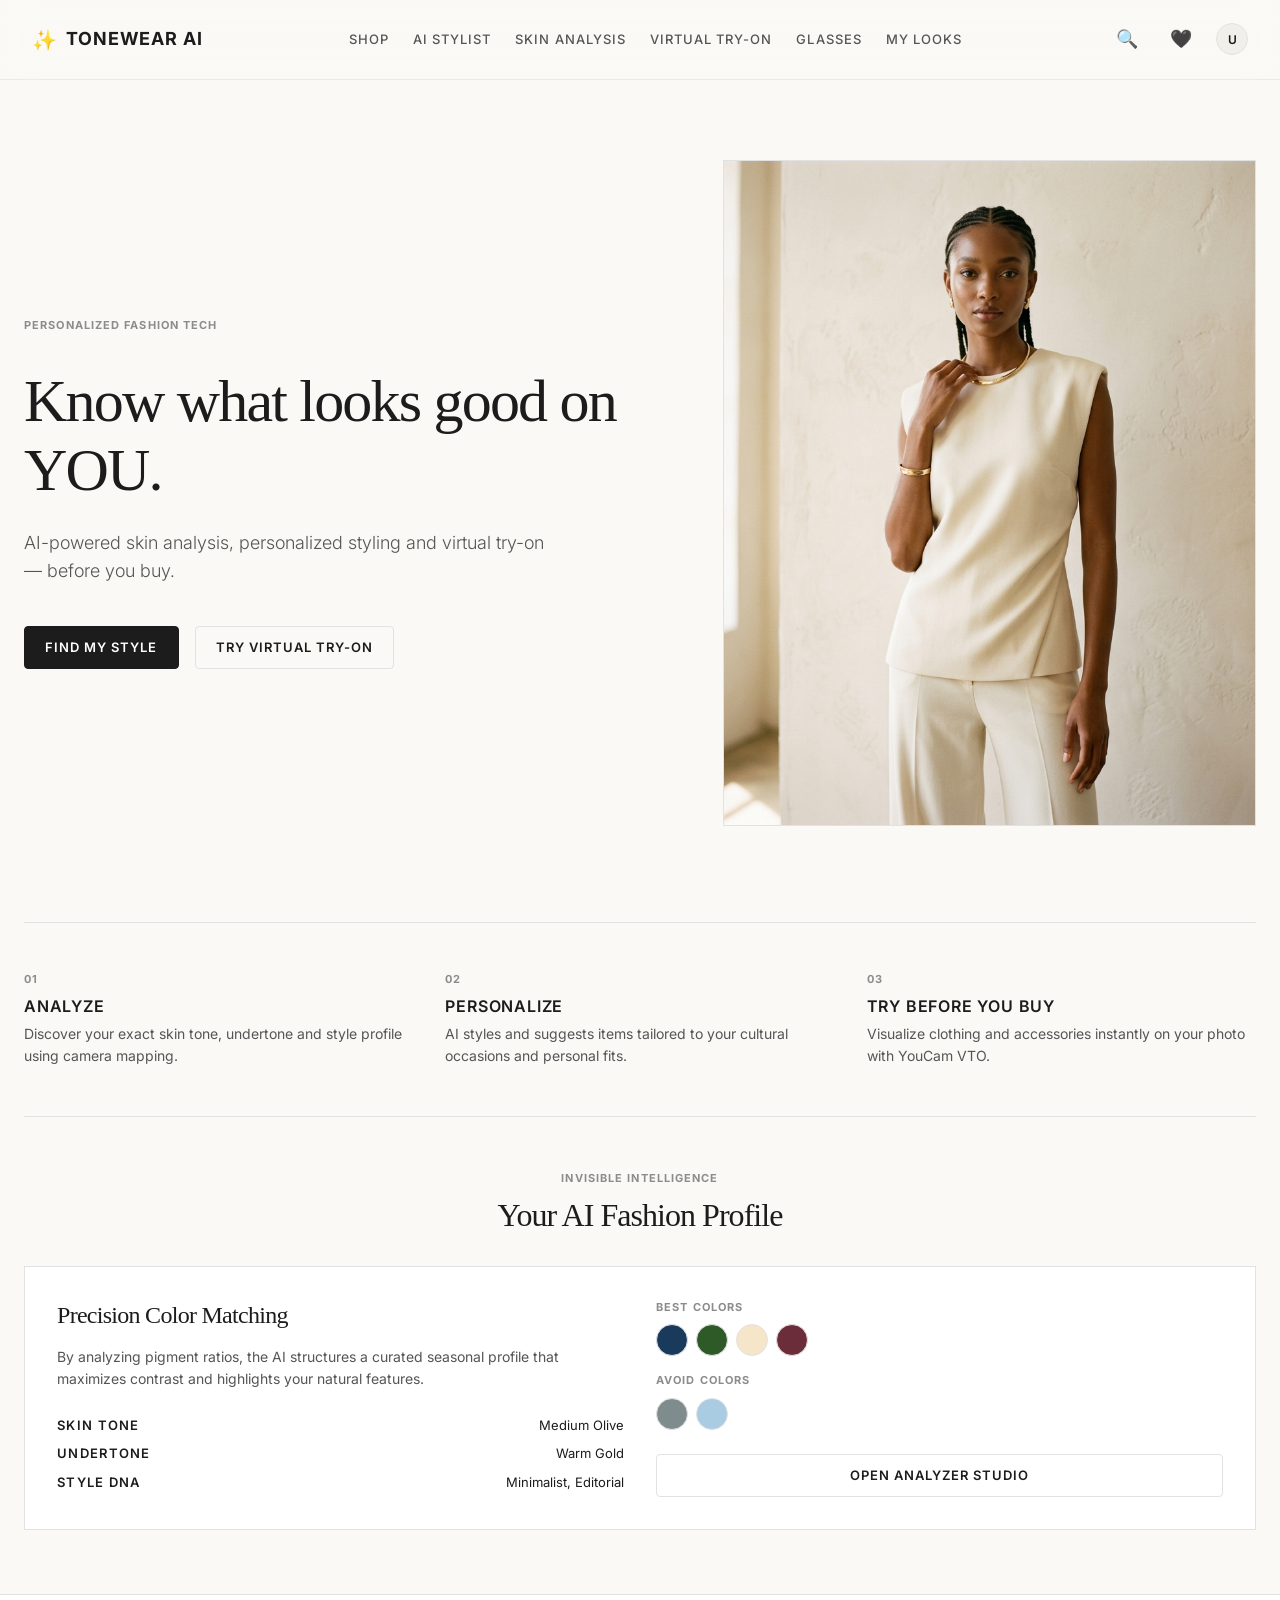
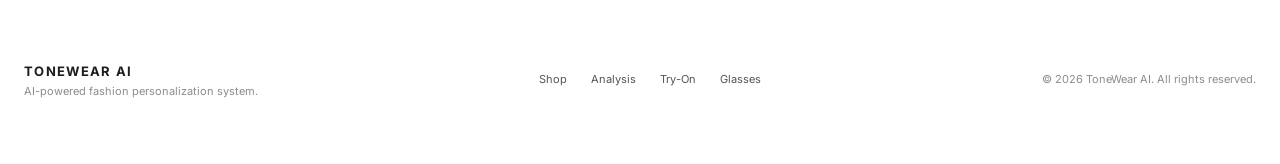
<file: frontend/index.html>
<!DOCTYPE html>
<html lang="en" data-theme="light">
<head>
  <meta charset="UTF-8">
  <meta name="viewport" content="width=device-width, initial-scale=1.0">
  <title>ToneWear AI — AI-Powered Fashion Personalization</title>
  <meta name="description" content="AI-powered skin analysis, personalized styling and virtual try-on — before you buy.">
  <link rel="stylesheet" href="css/style.css">
  <link rel="stylesheet" href="css/components.css">
  <link rel="stylesheet" href="css/animations.css">
  <style>
    /* Editorial Layout Styling */
    .hero-container {
      display: grid;
      grid-template-columns: 1.1fr 0.9fr;
      gap: var(--sp-12);
      align-items: center;
      padding-top: var(--sp-12);
      padding-bottom: var(--sp-12);
    }
    
    .hero-image-wrapper {
      position: relative;
      border: 1px solid var(--border-default);
      overflow: hidden;
      aspect-ratio: 4/5;
      background-color: var(--primary-light);
    }

    .hero-image {
      width: 100%;
      height: 100%;
      object-fit: cover;
    }

    .editorial-step-grid {
      display: grid;
      grid-template-columns: repeat(3, 1fr);
      gap: var(--sp-8);
      border-top: 1px solid var(--border-default);
      border-bottom: 1px solid var(--border-default);
      padding: var(--sp-12) 0;
      margin: var(--sp-12) 0;
    }

    .editorial-step-num {
      font-size: 11px;
      font-weight: 700;
      letter-spacing: 0.1em;
      color: var(--text-muted);
      margin-bottom: var(--sp-2);
    }

    .editorial-step-title {
      font-size: 16px;
      font-weight: 600;
      margin-bottom: var(--sp-2);
      text-transform: uppercase;
      letter-spacing: 0.05em;
    }

    .editorial-step-desc {
      font-size: 14px;
      color: var(--text-secondary);
    }

    /* Style Profile Section Preview */
    .profile-preview-card {
      background-color: var(--bg-card);
      border: 1px solid var(--border-default);
      padding: var(--sp-8);
      display: grid;
      grid-template-columns: 1fr 1fr;
      gap: var(--sp-8);
      align-items: center;
      margin: var(--sp-8) 0;
    }

    .palette-grid {
      display: flex;
      gap: var(--sp-2);
      margin-top: var(--sp-2);
    }

    .palette-color {
      width: 32px;
      height: 32px;
      border-radius: 50%;
      border: 1px solid var(--border-default);
    }

    @media (max-width: 1023px) {
      .hero-container {
        grid-template-columns: 1fr;
        gap: var(--sp-8);
      }
      .editorial-step-grid {
        grid-template-columns: 1fr;
        gap: var(--sp-6);
      }
      .profile-preview-card {
        grid-template-columns: 1fr;
      }
    }
  </style>
</head>
<body>

<div class="app-shell">
  <!-- ══════════════════════════════════════════════
       GLOBAL NAVBAR
       ══════════════════════════════════════════════ -->
  <nav class="tw-navbar">
    <a href="index.html" class="tw-navbar-brand">
      <span class="tw-navbar-brand-icon">✨</span>
      <span>ToneWear AI</span>
    </a>
    
    <div class="tw-navbar-links">
      <a href="shop.html" class="tw-navbar-link">Shop</a>
      <a href="shop.html?stylist=true" class="tw-navbar-link">AI Stylist</a>
      <a href="analyzer.html" class="tw-navbar-link">Skin Analysis</a>
      <a href="tryon.html" class="tw-navbar-link">Virtual Try-On</a>
      <a href="glasses.html" class="tw-navbar-link">Glasses</a>
      <a href="history.html" class="tw-navbar-link">My Looks</a>
    </div>
    
    <div class="tw-navbar-actions">
      <a href="shop.html" class="tw-navbar-btn" title="Search">🔍</a>
      <a href="history.html" class="tw-navbar-btn" title="Saved Looks">🖤</a>
      <div class="tw-navbar-profile" onclick="window.location.href='login.html'">
        <div class="tw-navbar-avatar" id="navbar-avatar">U</div>
      </div>
    </div>
  </nav>

  <!-- ══════════════════════════════════════════════
       MAIN CONTENT
       ══════════════════════════════════════════════ -->
  <main class="main-content">
    <div class="page-container">
      
      <!-- Hero Section -->
      <section class="hero-container">
        <div class="flex flex-col gap-6 items-start">
          <div class="editorial-step-num uppercase">Personalized Fashion Tech</div>
          <h1 class="editorial-title" style="font-size: clamp(38px, 6vw, 60px);">
            Know what looks good on YOU.
          </h1>
          <p class="text-secondary-c" style="font-size: 18px; max-width: 520px; font-weight: 300;">
            AI-powered skin analysis, personalized styling and virtual try-on — before you buy.
          </p>
          <div class="flex gap-4 mt-4">
            <a href="shop.html" class="btn btn-primary">Find My Style</a>
            <a href="tryon.html" class="btn btn-secondary">Try Virtual Try-On</a>
          </div>
        </div>
        <div class="hero-image-wrapper">
          <img src="assets/editorial_fashion_ai_model.png" alt="Editorial Fashion Model Portrait" class="hero-image">
        </div>
      </section>

      <!-- 3-Step Explanation -->
      <section class="editorial-step-grid">
        <div class="flex flex-col">
          <div class="editorial-step-num">01</div>
          <h3 class="editorial-step-title">Analyze</h3>
          <p class="editorial-step-desc">Discover your exact skin tone, undertone and style profile using camera mapping.</p>
        </div>
        <div class="flex flex-col">
          <div class="editorial-step-num">02</div>
          <h3 class="editorial-step-title">Personalize</h3>
          <p class="editorial-step-desc">AI styles and suggests items tailored to your cultural occasions and personal fits.</p>
        </div>
        <div class="flex flex-col">
          <div class="editorial-step-num">03</div>
          <h3 class="editorial-step-title">Try Before You Buy</h3>
          <p class="editorial-step-desc">Visualize clothing and accessories instantly on your photo with YouCam VTO.</p>
        </div>
      </section>

      <!-- AI Fashion Profile Preview -->
      <section class="mb-12">
        <div class="text-center mb-6">
          <span class="editorial-step-num uppercase">Invisible Intelligence</span>
          <h2 class="editorial-title mt-2" style="font-size: 32px;">Your AI Fashion Profile</h2>
        </div>

        <div class="profile-preview-card">
          <div class="flex flex-col gap-4">
            <h3 class="editorial-title" style="font-size: 24px;">Precision Color Matching</h3>
            <p class="text-secondary-c" style="font-size: 14px;">
              By analyzing pigment ratios, the AI structures a curated seasonal profile that maximizes contrast and highlights your natural features.
            </p>
            <div class="flex flex-col gap-2 mt-2">
              <div class="flex justify-between text-sm py-1 border-bottom border-subtle">
                <span class="font-semibold uppercase">Skin Tone</span>
                <span>Medium Olive</span>
              </div>
              <div class="flex justify-between text-sm py-1 border-bottom border-subtle">
                <span class="font-semibold uppercase">Undertone</span>
                <span>Warm Gold</span>
              </div>
              <div class="flex justify-between text-sm py-1 border-bottom border-subtle">
                <span class="font-semibold uppercase">Style DNA</span>
                <span>Minimalist, Editorial</span>
              </div>
            </div>
          </div>
          <div class="flex flex-col gap-4">
            <div>
              <div class="editorial-step-num uppercase">Best Colors</div>
              <div class="palette-grid">
                <div class="palette-color" style="background-color: #1a3a5c;" title="Navy"></div>
                <div class="palette-color" style="background-color: #2d5a27;" title="Olive"></div>
                <div class="palette-color" style="background-color: #F5E6CA;" title="Cream"></div>
                <div class="palette-color" style="background-color: #6b2d3a;" title="Burgundy"></div>
              </div>
            </div>
            <div>
              <div class="editorial-step-num uppercase">Avoid Colors</div>
              <div class="palette-grid">
                <div class="palette-color" style="background-color: #7F8C8D;" title="Cool Grey"></div>
                <div class="palette-color" style="background-color: #A9CCE3;" title="Ash Blue"></div>
              </div>
            </div>
            <a href="analyzer.html" class="btn btn-secondary w-full text-center mt-2">Open Analyzer Studio</a>
          </div>
        </div>
      </section>

    </div>
  </main>

  <!-- ══════════════════════════════════════════════
       FOOTER
       ══════════════════════════════════════════════ -->
  <footer style="border-top: 1px solid var(--border-default); padding: var(--sp-8) 0; background-color: var(--bg-card);">
    <div class="page-container" style="display: flex; justify-content: space-between; align-items: center; flex-wrap: wrap; gap: var(--sp-4);">
      <div>
        <span class="font-bold text-sm uppercase tracking-widest">ToneWear AI</span>
        <p class="text-xs text-muted mt-1">AI-powered fashion personalization system.</p>
      </div>
      <div class="flex gap-6 text-xs text-secondary-c">
        <a href="shop.html">Shop</a>
        <a href="analyzer.html">Analysis</a>
        <a href="tryon.html">Try-On</a>
        <a href="glasses.html">Glasses</a>
      </div>
      <div class="text-xs text-muted">
        &copy; 2026 ToneWear AI. All rights reserved.
      </div>
    </div>
  </footer>

  <!-- Mobile Bottom Nav -->
  <nav class="mobile-nav-bar">
    <a href="shop.html" class="mobile-nav-item">
      <span class="mobile-nav-icon">🛍️</span>
      <span>Shop</span>
    </a>
    <a href="analyzer.html" class="mobile-nav-item">
      <span class="mobile-nav-icon">🔬</span>
      <span>Analyze</span>
    </a>
    <a href="tryon.html" class="mobile-nav-item">
      <span class="mobile-nav-icon">👕</span>
      <span>Try-On</span>
    </a>
    <a href="history.html" class="mobile-nav-item active">
      <span class="mobile-nav-icon">📋</span>
      <span>My Looks</span>
    </a>
  </nav>
</div>

<script src="js/app.js"></script>
</body>
</html>
</file>
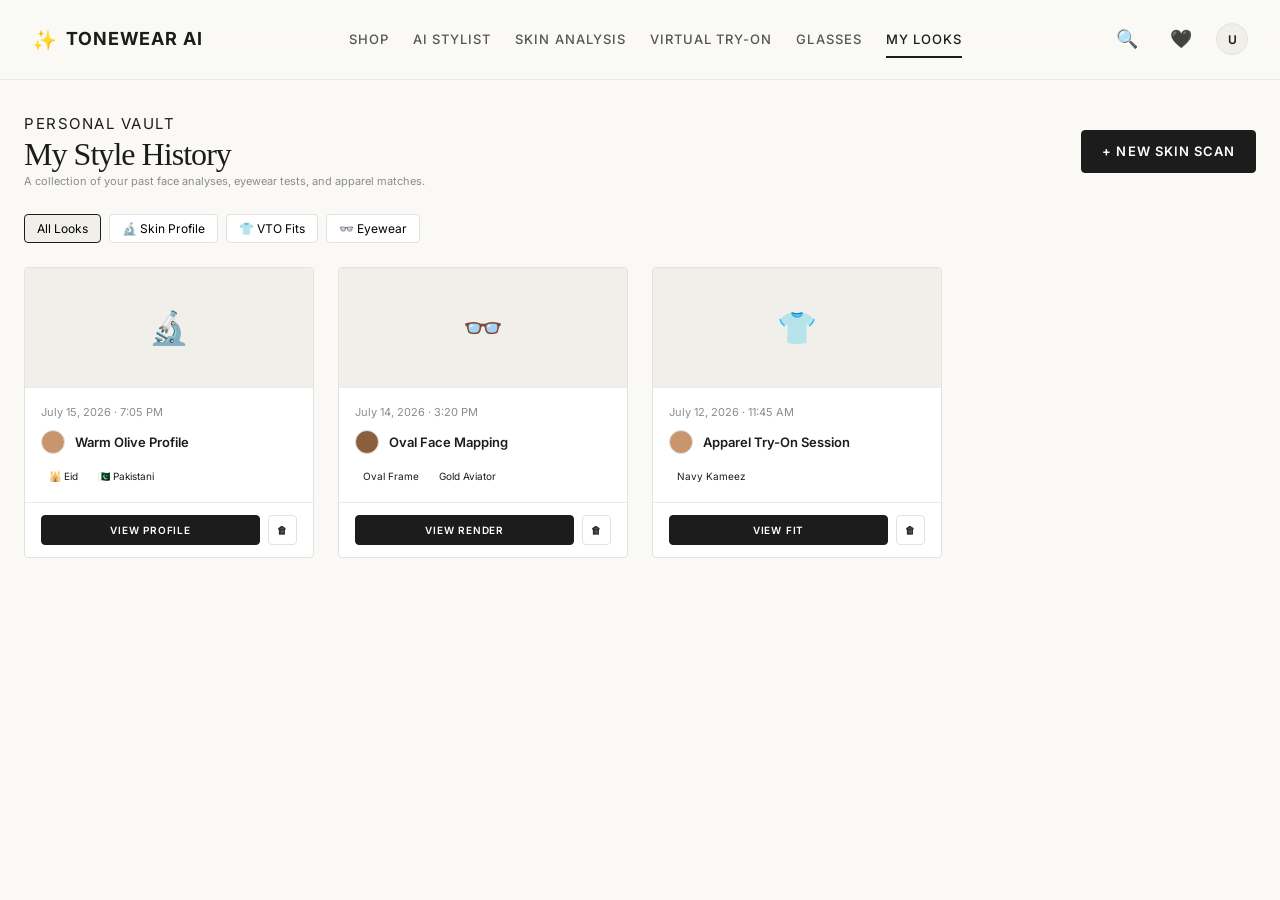
<file: frontend/history.html>
<!DOCTYPE html>
<html lang="en" data-theme="light">
<head>
  <meta charset="UTF-8">
  <meta name="viewport" content="width=device-width, initial-scale=1.0">
  <title>My Style History — ToneWear AI</title>
  <link rel="stylesheet" href="css/style.css">
  <link rel="stylesheet" href="css/components.css">
  <link rel="stylesheet" href="css/animations.css">
  <style>
    .history-filters {
      display: flex;
      gap: var(--sp-2);
      flex-wrap: wrap;
      margin-bottom: var(--sp-6);
    }

    .history-grid {
      display: grid;
      grid-template-columns: repeat(auto-fill, minmax(280px, 1fr));
      gap: var(--sp-6);
    }

    .history-card {
      background-color: var(--bg-card);
      border: 1px solid var(--border-default);
      border-radius: var(--radius-default);
      overflow: hidden;
      display: flex;
      flex-direction: column;
      transition: all var(--t-fast);
    }

    .history-card:hover {
      border-color: var(--text-primary);
      transform: translateY(-2px);
      box-shadow: var(--shadow-hover);
    }

    .history-card-header {
      height: 120px;
      display: flex;
      align-items: center;
      justify-content: center;
      font-size: 32px;
      background-color: var(--primary-light);
      border-bottom: 1px solid var(--border-subtle);
    }

    .history-card-body {
      padding: var(--sp-4);
      display: flex;
      flex-direction: column;
      gap: var(--sp-2);
      flex: 1;
    }

    .history-date {
      font-size: 11px;
      color: var(--text-muted);
    }

    .history-tone-row {
      display: flex;
      align-items: center;
      gap: 10px;
    }

    .history-tone-swatch {
      width: 24px;
      height: 24px;
      border-radius: 50%;
      border: 1px solid var(--border-default);
    }

    .history-badges {
      display: flex;
      gap: 4px;
      flex-wrap: wrap;
      margin-top: 4px;
    }

    .history-card-footer {
      padding: var(--sp-3) var(--sp-4);
      border-top: 1px solid var(--border-subtle);
      display: flex;
      gap: var(--sp-2);
      margin-top: auto;
    }
  </style>
</head>
<body>

<div class="app-shell">
  <!-- ══════════════════════════════════════════════
       GLOBAL NAVBAR
       ══════════════════════════════════════════════ -->
  <nav class="tw-navbar">
    <a href="index.html" class="tw-navbar-brand">
      <span class="tw-navbar-brand-icon">✨</span>
      <span>ToneWear AI</span>
    </a>
    
    <div class="tw-navbar-links">
      <a href="shop.html" class="tw-navbar-link">Shop</a>
      <a href="shop.html?stylist=true" class="tw-navbar-link">AI Stylist</a>
      <a href="analyzer.html" class="tw-navbar-link">Skin Analysis</a>
      <a href="tryon.html" class="tw-navbar-link">Virtual Try-On</a>
      <a href="glasses.html" class="tw-navbar-link">Glasses</a>
      <a href="history.html" class="tw-navbar-link active">My Looks</a>
    </div>
    
    <div class="tw-navbar-actions">
      <a href="shop.html" class="tw-navbar-btn" title="Search">🔍</a>
      <a href="history.html" class="tw-navbar-btn" title="Saved Looks">🖤</a>
      <div class="tw-navbar-profile" onclick="window.location.href='login.html'">
        <div class="tw-navbar-avatar" id="navbar-avatar">U</div>
      </div>
    </div>
  </nav>

  <!-- ══════════════════════════════════════════════
       MAIN CONTENT
       ══════════════════════════════════════════════ -->
  <main class="main-content">
    <div class="page-container">
      
      <div class="flex justify-between items-center mb-6 flex-wrap gap-4">
        <div>
          <span class="editorial-step-num uppercase">Personal Vault</span>
          <h1 class="editorial-title mt-1" style="font-size:32px;">My Style History</h1>
          <p class="text-xs text-muted">A collection of your past face analyses, eyewear tests, and apparel matches.</p>
        </div>
        <a href="analyzer.html" class="btn btn-primary">+ New Skin Scan</a>
      </div>

      <!-- Filters -->
      <div class="history-filters">
        <button class="filter-chip active" data-filter="All">All Looks</button>
        <button class="filter-chip" data-filter="analysis">🔬 Skin Profile</button>
        <button class="filter-chip" data-filter="tryon">👕 VTO Fits</button>
        <button class="filter-chip" data-filter="glasses">👓 Eyewear</button>
      </div>

      <!-- History Cards Grid -->
      <div class="history-grid" id="history-grid">
        
        <!-- Sample Entry 1 -->
        <div class="history-card card-enter">
          <div class="history-card-header">🔬</div>
          <div class="history-card-body">
            <span class="history-date">July 15, 2026 · 7:05 PM</span>
            <div class="history-tone-row">
              <div class="history-tone-swatch" style="background-color:#C8956C"></div>
              <span class="font-semibold text-sm">Warm Olive Profile</span>
            </div>
            <div class="history-badges">
              <span class="btn-step-option active" style="padding:2px 8px;font-size:10px;">🕌 Eid</span>
              <span class="btn-step-option" style="padding:2px 8px;font-size:10px;">🇵🇰 Pakistani</span>
            </div>
          </div>
          <div class="history-card-footer">
            <button class="btn btn-primary flex-1 text-center" style="font-size:10px;padding:8px;" onclick="App.showToast('Opening...','Loading analysis profile','info')">View Profile</button>
            <button class="btn btn-secondary" style="font-size:10px;padding:8px;" onclick="App.showToast('Deleted','Analysis removed','info')">🗑</button>
          </div>
        </div>

        <!-- Sample Entry 2 -->
        <div class="history-card card-enter">
          <div class="history-card-header">👓</div>
          <div class="history-card-body">
            <span class="history-date">July 14, 2026 · 3:20 PM</span>
            <div class="history-tone-row">
              <div class="history-tone-swatch" style="background-color:#8B5E3C"></div>
              <span class="font-semibold text-sm">Oval Face Mapping</span>
            </div>
            <div class="history-badges">
              <span class="btn-step-option active" style="padding:2px 8px;font-size:10px;">Oval Frame</span>
              <span class="btn-step-option" style="padding:2px 8px;font-size:10px;">Gold Aviator</span>
            </div>
          </div>
          <div class="history-card-footer">
            <button class="btn btn-primary flex-1 text-center" style="font-size:10px;padding:8px;">View Render</button>
            <button class="btn btn-secondary" style="font-size:10px;padding:8px;">🗑</button>
          </div>
        </div>

        <!-- Sample Entry 3 -->
        <div class="history-card card-enter">
          <div class="history-card-header">👕</div>
          <div class="history-card-body">
            <span class="history-date">July 12, 2026 · 11:45 AM</span>
            <div class="history-tone-row">
              <div class="history-tone-swatch" style="background-color:#C8956C"></div>
              <span class="font-semibold text-sm">Apparel Try-On Session</span>
            </div>
            <div class="history-badges">
              <span class="btn-step-option active" style="padding:2px 8px;font-size:10px;">Navy Kameez</span>
            </div>
          </div>
          <div class="history-card-footer">
            <button class="btn btn-primary flex-1 text-center" style="font-size:10px;padding:8px;">View Fit</button>
            <button class="btn btn-secondary" style="font-size:10px;padding:8px;">🗑</button>
          </div>
        </div>

      </div>

    </div>
  </main>
</div>

<!-- Mobile Bottom Nav -->
<nav class="mobile-nav-bar">
  <a href="shop.html" class="mobile-nav-item">
    <span class="mobile-nav-icon">🛍️</span>
    <span>Shop</span>
  </a>
  <a href="analyzer.html" class="mobile-nav-item">
    <span class="mobile-nav-icon">🔬</span>
    <span>Analyze</span>
  </a>
  <a href="tryon.html" class="mobile-nav-item">
    <span class="mobile-nav-icon">👕</span>
    <span>Try-On</span>
  </a>
  <a href="history.html" class="mobile-nav-item active">
    <span class="mobile-nav-icon">📋</span>
    <span>My Looks</span>
  </a>
</nav>

<script src="js/app.js"></script>
<script src="js/auth.js"></script>
<script src="js/api.js"></script>

<script>
document.addEventListener('DOMContentLoaded', () => {
  // Filter pills
  document.querySelectorAll('.filter-chip').forEach(pill => {
    pill.addEventListener('click', () => {
      document.querySelectorAll('.filter-chip').forEach(p => p.classList.remove('active'));
      pill.classList.add('active');
    });
  });

  // Load from localStorage
  const last = App.loadFromStorage('last_analysis');
  if (!last) {
    const grid = document.getElementById('history-grid');
    if (grid && grid.children.length === 0) {
      grid.innerHTML = '<div class="empty-history col-span-full" style="text-align:center;padding:80px 24px;"><div style="font-size:48px;margin-bottom:16px;opacity:0.3">📋</div><h3 class="editorial-title" style="font-size:20px;margin-bottom:8px">No history logged yet</h3><p class="text-xs text-muted mb-6">Complete a style or skin analysis scan to view your logs here.</p><a href="analyzer.html" class="btn btn-primary">Start Analysis Scan</a></div>';
    }
  }
});
</script>
</body>
</html>
</file>
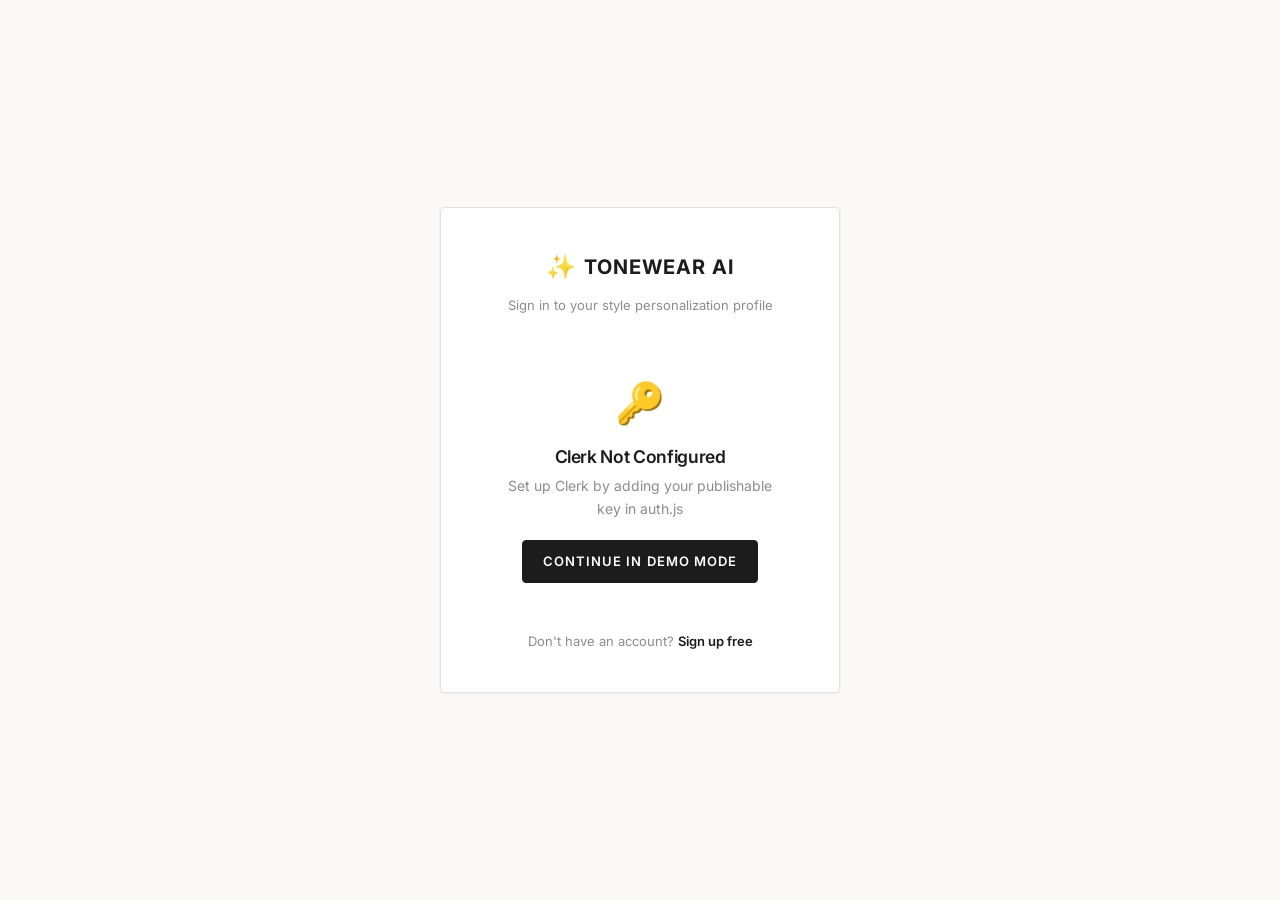
<file: frontend/login.html>
<!DOCTYPE html>
<html lang="en" data-theme="light">
<head>
  <meta charset="UTF-8">
  <meta name="viewport" content="width=device-width, initial-scale=1.0">
  <title>Sign In — ToneWear AI</title>
  <link rel="stylesheet" href="css/style.css">
  <link rel="stylesheet" href="css/components.css">
  <link rel="stylesheet" href="css/animations.css">
  <style>
    body {
      min-height: 100vh;
      display: flex;
      align-items: center;
      justify-content: center;
      background-color: var(--bg-main);
      padding: var(--sp-6);
    }

    .auth-card {
      background-color: var(--bg-card);
      border: 1px solid var(--border-default);
      border-radius: var(--radius-default);
      padding: var(--sp-10) var(--sp-8);
      width: 100%;
      max-width: 400px;
      box-shadow: var(--shadow-sm);
    }

    .auth-logo {
      display: flex;
      align-items: center;
      justify-content: center;
      gap: var(--sp-2);
      margin-bottom: var(--sp-2);
    }

    .auth-logo-text {
      font-size: 20px;
      font-weight: 700;
      text-transform: uppercase;
      letter-spacing: 0.05em;
    }

    .auth-tagline {
      text-align: center;
      font-size: 13px;
      color: var(--text-muted);
      margin-bottom: var(--sp-8);
    }

    .auth-footer {
      text-align: center;
      margin-top: var(--sp-6);
      font-size: 13px;
      color: var(--text-muted);
    }

    .auth-footer a {
      color: var(--text-primary);
      font-weight: 600;
    }

    .fallback-divider {
      text-align: center;
      font-size: 11px;
      color: var(--text-muted);
      margin: var(--sp-2) 0;
      text-transform: uppercase;
      letter-spacing: 0.05em;
    }
  </style>
</head>
<body>

<div class="auth-card">
  <div class="auth-logo">
    <span style="font-size:24px;">✨</span>
    <span class="auth-logo-text">ToneWear AI</span>
  </div>
  <p class="auth-tagline">Sign in to your style personalization profile</p>

  <!-- Clerk Sign In mount -->
  <div id="sign-in">
    <div class="flex flex-col gap-4">
      <div class="form-group">
        <label class="form-label">Email Address</label>
        <input type="email" class="form-input" placeholder="you@example.com">
      </div>
      <div class="form-group">
        <label class="form-label">Password</label>
        <input type="password" class="form-input" placeholder="••••••••">
      </div>
      <button class="btn btn-primary w-full text-center" onclick="window.location.href='analyzer.html'">
        Sign In
      </button>
      <div class="fallback-divider">or</div>
      <button class="btn btn-secondary w-full text-center" onclick="window.location.href='analyzer.html'">
        Continue as Guest (Demo Mode)
      </button>
    </div>
  </div>

  <div class="auth-footer">
    Don't have an account? <a href="signup.html">Sign up free</a>
  </div>
</div>

<script src="js/app.js"></script>
<script src="js/auth.js"></script>
</body>
</html>
</file>
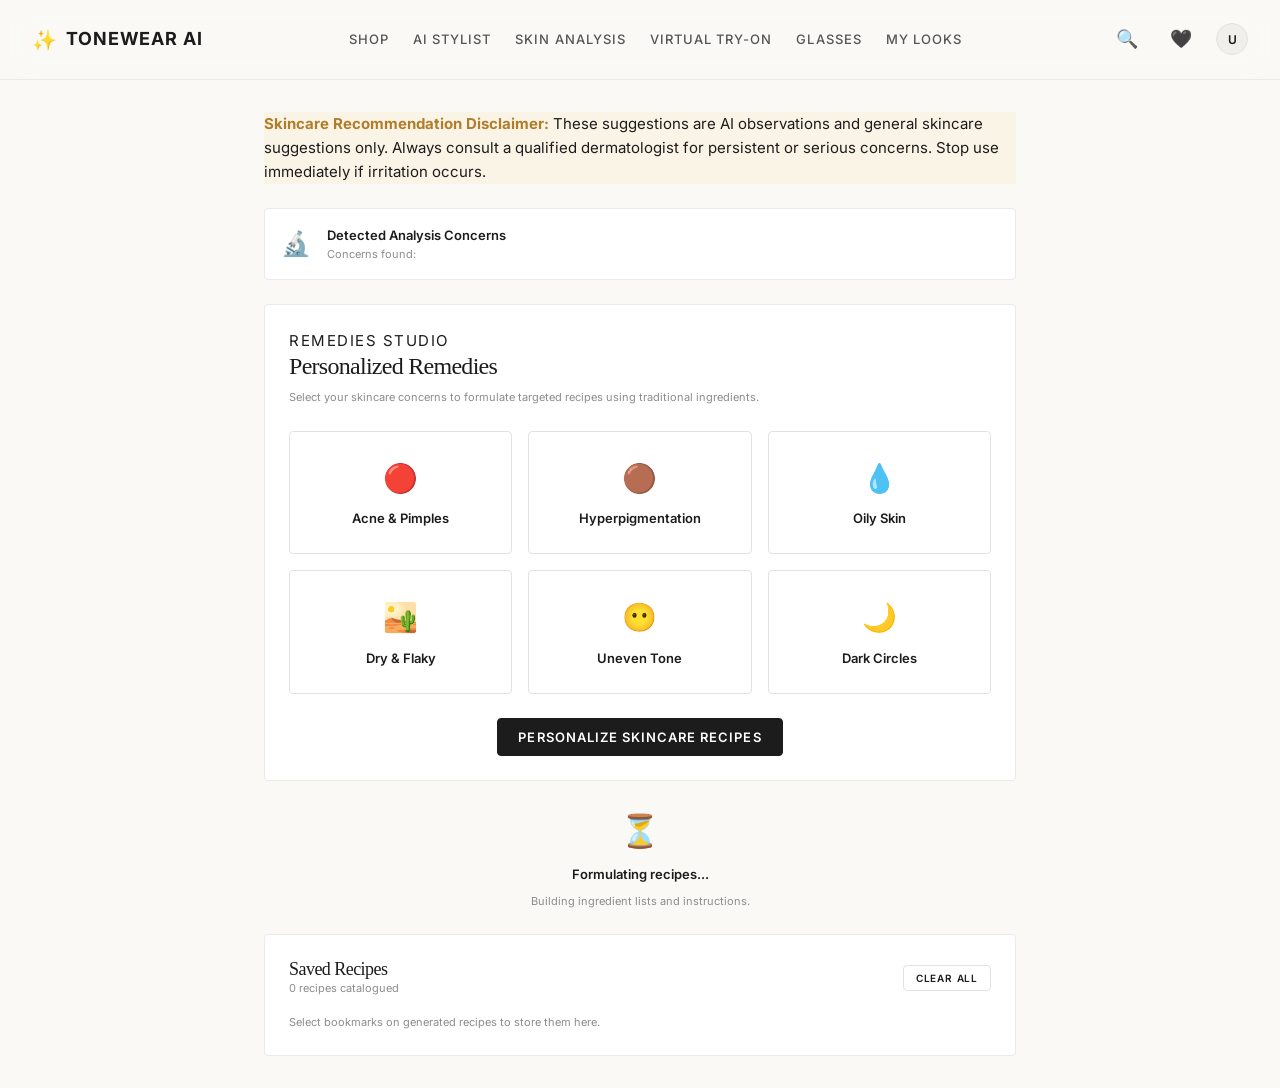
<file: frontend/remedies.html>
<!DOCTYPE html>
<html lang="en" data-theme="light">
<head>
  <meta charset="UTF-8">
  <meta name="viewport" content="width=device-width, initial-scale=1.0">
  <title>Skincare & Remedies Studio — ToneWear AI</title>
  <meta name="description" content="AI skincare suggestions and natural remedies matched to skin concerns.">
  <link rel="stylesheet" href="css/style.css">
  <link rel="stylesheet" href="css/components.css">
  <link rel="stylesheet" href="css/animations.css">
  <style>
    .concerns-selector-grid {
      display: grid;
      grid-template-columns: repeat(3, 1fr);
      gap: var(--sp-4);
      margin-bottom: var(--sp-6);
    }

    .concern-card {
      background-color: var(--bg-card);
      border: 1px solid var(--border-default);
      padding: var(--sp-6) var(--sp-4);
      border-radius: var(--radius-default);
      text-align: center;
      cursor: pointer;
      transition: all var(--t-fast);
    }

    .concern-card:hover {
      border-color: var(--text-primary);
      transform: translateY(-2px);
    }

    .concern-card.selected {
      border-color: var(--accent);
      background-color: var(--accent-light);
    }

    .concern-icon {
      font-size: 28px;
      display: block;
      margin-bottom: 8px;
    }

    .concern-name {
      font-size: 13px;
      font-weight: 600;
    }

    @media (max-width: 767px) {
      .concerns-selector-grid {
        grid-template-columns: 1fr;
      }
    }
  </style>
</head>
<body>

<div class="app-shell">
  <!-- ══════════════════════════════════════════════
       GLOBAL NAVBAR
       ══════════════════════════════════════════════ -->
  <nav class="tw-navbar">
    <a href="index.html" class="tw-navbar-brand">
      <span class="tw-navbar-brand-icon">✨</span>
      <span>ToneWear AI</span>
    </a>
    
    <div class="tw-navbar-links">
      <a href="shop.html" class="tw-navbar-link">Shop</a>
      <a href="shop.html?stylist=true" class="tw-navbar-link">AI Stylist</a>
      <a href="analyzer.html" class="tw-navbar-link">Skin Analysis</a>
      <a href="tryon.html" class="tw-navbar-link">Virtual Try-On</a>
      <a href="glasses.html" class="tw-navbar-link">Glasses</a>
      <a href="history.html" class="tw-navbar-link">My Looks</a>
    </div>
    
    <div class="tw-navbar-actions">
      <a href="shop.html" class="tw-navbar-btn" title="Search">🔍</a>
      <a href="history.html" class="tw-navbar-btn" title="Saved Looks">🖤</a>
      <div class="tw-navbar-profile" onclick="window.location.href='login.html'">
        <div class="tw-navbar-avatar" id="navbar-avatar">U</div>
      </div>
    </div>
  </nav>

  <!-- ══════════════════════════════════════════════
       MAIN CONTENT
       ══════════════════════════════════════════════ -->
  <main class="main-content">
    <div class="page-container" style="max-width:800px;">
      
      <!-- Warning Banner -->
      <div class="disclaimer-card" style="margin-top:0; margin-bottom:var(--sp-6); background-color:var(--warning-light);">
        <strong style="color:var(--warning)"> Skincare Recommendation Disclaimer:</strong> These suggestions are AI observations and general skincare suggestions only. Always consult a qualified dermatologist for persistent or serious concerns. Stop use immediately if irritation occurs.
      </div>

      <!-- Analysis Info Banner -->
      <div id="from-analysis-banner" class="hidden fashion-card p-4 flex items-center gap-4 mb-6">
        <span style="font-size:24px;">🔬</span>
        <div>
          <div class="font-semibold text-sm">Detected Analysis Concerns</div>
          <p class="text-xs text-muted">Concerns found: <span class="detected-concerns-list font-semibold"></span></p>
        </div>
      </div>

      <!-- Selector Section -->
      <div class="fashion-card p-6 mb-6">
        <span class="editorial-step-num uppercase">Remedies Studio</span>
        <h2 class="editorial-title mt-1 mb-2" style="font-size:24px;">Personalized Remedies</h2>
        <p class="text-xs text-muted mb-6">Select your skincare concerns to formulate targeted recipes using traditional ingredients.</p>

        <div class="concerns-selector-grid">
          <div class="concern-card" data-concern="Acne">
            <span class="concern-icon">🔴</span>
            <div class="concern-name">Acne & Pimples</div>
          </div>
          <div class="concern-card" data-concern="Dark Spots">
            <span class="concern-icon">🟤</span>
            <div class="concern-name">Hyperpigmentation</div>
          </div>
          <div class="concern-card" data-concern="Oily Skin">
            <span class="concern-icon">💧</span>
            <div class="concern-name">Oily Skin</div>
          </div>
          <div class="concern-card" data-concern="Dry Skin">
            <span class="concern-icon">🏜️</span>
            <div class="concern-name">Dry & Flaky</div>
          </div>
          <div class="concern-card" data-concern="Uneven Skin Tone">
            <span class="concern-icon">😶</span>
            <div class="concern-name">Uneven Tone</div>
          </div>
          <div class="concern-card" data-concern="Dark Circles">
            <span class="concern-icon">🌙</span>
            <div class="concern-name">Dark Circles</div>
          </div>
        </div>

        <div class="text-center">
          <button class="btn btn-primary" id="get-remedies-btn" disabled>Personalize Skincare Recipes</button>
        </div>
      </div>

      <!-- Loading State -->
      <div id="remedies-loading" class="hidden text-center py-12 flex flex-col items-center justify-center gap-2">
        <span class="upload-zone-icon animate-spin">⏳</span>
        <div class="font-semibold text-sm">Formulating recipes...</div>
        <p class="text-xs text-muted">Building ingredient lists and instructions.</p>
      </div>

      <!-- Dynamic Results list -->
      <div id="remedies-results-section" class="hidden">
        <div id="remedies-cards-container" class="flex flex-col gap-6"></div>
      </div>

      <!-- Saved database panel -->
      <div id="saved-remedies-section" class="saved-section hidden fashion-card p-6 mt-6">
        <div class="flex justify-between items-center mb-4">
          <div>
            <h3 class="editorial-title" style="font-size:18px;">Saved Recipes</h3>
            <p class="text-xs text-muted"><span id="saved-remedies-count">0</span> recipes catalogued</p>
          </div>
          <button id="clear-saved-btn" class="btn btn-secondary" style="padding:6px 12px;font-size:10px;">Clear All</button>
        </div>
        <div id="saved-list" class="flex flex-col gap-4">
          <p class="text-xs text-muted">Select bookmarks on generated recipes to store them here.</p>
        </div>
      </div>

    </div>
  </main>
</div>

<!-- Mobile Bottom Nav -->
<nav class="mobile-nav-bar">
  <a href="shop.html" class="mobile-nav-item">
    <span class="mobile-nav-icon">🛍️</span>
    <span>Shop</span>
  </a>
  <a href="analyzer.html" class="mobile-nav-item">
    <span class="mobile-nav-icon">🔬</span>
    <span>Analyze</span>
  </a>
  <a href="tryon.html" class="mobile-nav-item">
    <span class="mobile-nav-icon">👕</span>
    <span>Try-On</span>
  </a>
  <a href="history.html" class="mobile-nav-item active">
    <span class="mobile-nav-icon">📋</span>
    <span>My Looks</span>
  </a>
</nav>

<script src="js/app.js"></script>
<script src="js/auth.js"></script>
<script src="js/api.js"></script>
<script src="js/remedies.js"></script>
</body>
</html>
</file>
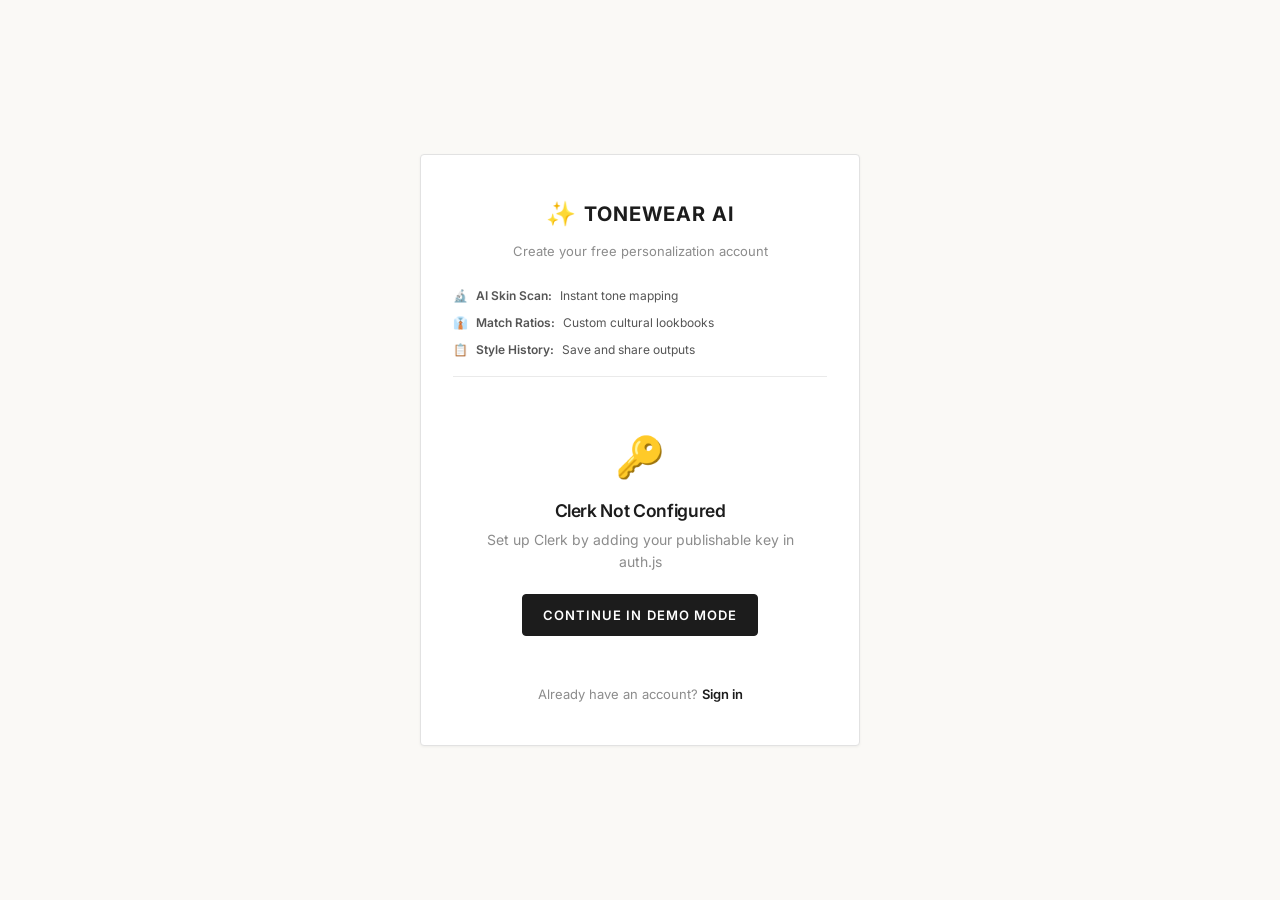
<file: frontend/signup.html>
<!DOCTYPE html>
<html lang="en" data-theme="light">
<head>
  <meta charset="UTF-8">
  <meta name="viewport" content="width=device-width, initial-scale=1.0">
  <title>Sign Up — ToneWear AI</title>
  <link rel="stylesheet" href="css/style.css">
  <link rel="stylesheet" href="css/components.css">
  <link rel="stylesheet" href="css/animations.css">
  <style>
    body {
      min-height: 100vh;
      display: flex;
      align-items: center;
      justify-content: center;
      background-color: var(--bg-main);
      padding: var(--sp-6);
    }

    .auth-card {
      background-color: var(--bg-card);
      border: 1px solid var(--border-default);
      border-radius: var(--radius-default);
      padding: var(--sp-10) var(--sp-8);
      width: 100%;
      max-width: 440px;
      box-shadow: var(--shadow-sm);
    }

    .auth-logo {
      display: flex;
      align-items: center;
      justify-content: center;
      gap: var(--sp-2);
      margin-bottom: var(--sp-2);
    }

    .auth-logo-text {
      font-size: 20px;
      font-weight: 700;
      text-transform: uppercase;
      letter-spacing: 0.05em;
    }

    .auth-tagline {
      text-align: center;
      font-size: 13px;
      color: var(--text-muted);
      margin-bottom: var(--sp-6);
    }

    .value-props {
      display: flex;
      flex-direction: column;
      gap: 8px;
      margin-bottom: var(--sp-6);
      border-bottom: 1.5px solid var(--border-subtle);
      padding-bottom: var(--sp-4);
    }

    .value-prop {
      display: flex;
      gap: var(--sp-2);
      align-items: center;
      font-size: 12px;
      color: var(--text-secondary);
    }

    .auth-footer {
      text-align: center;
      margin-top: var(--sp-6);
      font-size: 13px;
      color: var(--text-muted);
    }

    .auth-footer a {
      color: var(--text-primary);
      font-weight: 600;
    }

    .name-row {
      display: grid;
      grid-template-columns: 1fr 1fr;
      gap: var(--sp-3);
    }
  </style>
</head>
<body>

<div class="auth-card">
  <div class="auth-logo">
    <span style="font-size:24px;">✨</span>
    <span class="auth-logo-text">ToneWear AI</span>
  </div>
  <p class="auth-tagline">Create your free personalization account</p>

  <!-- Value Props -->
  <div class="value-props">
    <div class="value-prop"><span>🔬</span> <span class="font-semibold">AI Skin Scan:</span> Instant tone mapping</div>
    <div class="value-prop"><span>👔</span> <span class="font-semibold">Match Ratios:</span> Custom cultural lookbooks</div>
    <div class="value-prop"><span>📋</span> <span class="font-semibold">Style History:</span> Save and share outputs</div>
  </div>

  <!-- Clerk Sign Up mount -->
  <div id="sign-up">
    <div class="flex flex-col gap-4">
      <div class="name-row">
        <div class="form-group">
          <label class="form-label">First Name</label>
          <input type="text" class="form-input" placeholder="Ahmed">
        </div>
        <div class="form-group">
          <label class="form-label">Last Name</label>
          <input type="text" class="form-input" placeholder="Khan">
        </div>
      </div>
      <div class="form-group">
        <label class="form-label">Email Address</label>
        <input type="email" class="form-input" placeholder="you@example.com">
      </div>
      <div class="form-group">
        <label class="form-label">Password</label>
        <input type="password" class="form-input" placeholder="Min 8 characters">
      </div>
      <button class="btn btn-primary w-full text-center" onclick="window.location.href='analyzer.html'">
        Create Account
      </button>
      <button class="btn btn-secondary w-full text-center" onclick="window.location.href='analyzer.html'">
        Skip — Try Demo Mode
      </button>
    </div>
  </div>

  <div class="auth-footer">
    Already have an account? <a href="login.html">Sign in</a>
  </div>
</div>

<script src="js/app.js"></script>
<script src="js/auth.js"></script>
</body>
</html>
</file>
<file: frontend/css/style.css>
/* =============================================================================
   TONEWEAR AI — GLOBAL STYLES + DESIGN SYSTEM
   style.css — Sophisticated Fashion-Tech Off-White Palette
   ============================================================================= */

@import url('https://fonts.googleapis.com/css2?family=Inter:wght@300;400;500;600;700&display=swap');

/* ── Design Tokens ─────────────────────────────────────────────────── */
:root {
  /* Colors - Premium Ivory/Off-White Editorial Fashion Palette */
  --bg-main:           #FAF9F6; /* Warm alabaster/ivory */
  --bg-card:           #FFFFFF;
  --bg-card-hover:     #FFFFFF;
  --bg-input:          #FFFFFF;
  --bg-nav:            rgba(250, 249, 246, 0.85);

  /* Primary Accent - Deep Charcoal & Sleek Fashion Midnight */
  --primary:           #1C1C1C; /* Editorial charcoal/black */
  --primary-dark:      #000000;
  --primary-light:     #F0EFEA;
  
  /* Accent/Highlight - Sophisticated Muted Indigo/Cobalt */
  --accent:            #2C3E6B; 
  --accent-light:      #ECEFF7;

  /* Shadows - Minimal & Flat */
  --shadow-sm:         0 1px 3px rgba(0,0,0,0.05);
  --shadow-card:       0 4px 20px rgba(28,28,28,0.04);
  --shadow-hover:      0 8px 30px rgba(28,28,28,0.08);
  --shadow-btn:        0 2px 8px rgba(0,0,0,0.08);
  
  /* Borders */
  --border-subtle:     #EAEAEA;
  --border-default:    #E2E2E2;
  --border-strong:     #B5B5B5;

  /* Text Colors */
  --text-primary:      #1C1C1C; /* Deep charcoal */
  --text-secondary:    #555555; /* Muted gray */
  --text-muted:        #8C8C8C; /* Light gray */
  --text-inverse:      #FFFFFF;

  /* Semantic Colors - Softened */
  --success:           #2A7B4C;
  --success-light:     #EAF6EE;
  --warning:           #B07D2B;
  --warning-light:     #FAF4E7;
  --error:             #C94A4A;
  --error-light:       #FCEAEA;

  /* Layout */
  --navbar-h:          80px;
  --max-w:             1300px;
  --radius-default:    4px;      /* Minimal Apple-like sharp corners */
  --radius-lg:         8px;

  /* Font */
  --font:              'Inter', -apple-system, BlinkMacSystemFont, sans-serif;
  --font-serif:        Georgia, serif;

  /* Spacing */
  --sp-1: 4px; --sp-2: 8px; --sp-3: 12px; --sp-4: 16px;
  --sp-5: 20px; --sp-6: 24px; --sp-8: 32px; --sp-10: 40px;
  --sp-12: 48px; --sp-16: 64px;

  /* Transitions */
  --t-fast:   0.15s ease;
  --t-base:   0.25s ease;
}

/* ── Reset ─────────────────────────────────────────────────────────── */
*, *::before, *::after { box-sizing: border-box; margin: 0; padding: 0; }
html {
  font-size: 16px;
  scroll-behavior: smooth;
  -webkit-text-size-adjust: 100%;
}
body {
  font-family: var(--font);
  font-size: 15px;
  line-height: 1.6;
  color: var(--text-primary);
  background-color: var(--bg-main);
  -webkit-font-smoothing: antialiased;
  min-height: 100vh;
  overflow-x: hidden;
}
img, video { display: block; max-width: 100%; height: auto; }
a { color: inherit; text-decoration: none; transition: color var(--t-fast); }
ul, ol { list-style: none; }
button { cursor: pointer; border: none; background: none; font-family: inherit; }
input, textarea, select { font-family: inherit; font-size: inherit; outline: none; }

/* Headings - Clean Editorial Serif/Sans mix */
h1, h2, h3, h4, h5, h6 {
  color: var(--text-primary);
  font-weight: 600;
  line-height: 1.15;
  letter-spacing: -0.02em;
}
.editorial-title {
  font-family: var(--font-serif);
  font-weight: 300;
  letter-spacing: -0.03em;
}

/* Scrollbar */
::-webkit-scrollbar { width: 5px; height: 5px; }
::-webkit-scrollbar-track { background: var(--bg-main); }
::-webkit-scrollbar-thumb { background: var(--border-strong); border-radius: var(--radius-default); }

/* ── Layout ────────────────────────────────────────────────────────── */
.app-shell {
  display: flex;
  flex-direction: column;
  min-height: 100vh;
}
.main-content {
  flex: 1;
  padding-top: var(--navbar-h);
  display: flex;
  flex-direction: column;
}
.page-container {
  padding: var(--sp-8) var(--sp-6);
  max-width: var(--max-w);
  margin: 0 auto;
  width: 100%;
  flex: 1;
}

/* Grid & Flex Helpers */
.flex { display: flex; }
.flex-col { flex-direction: column; }
.items-center { align-items: center; }
.items-start { align-items: flex-start; }
.items-end { align-items: flex-end; }
.justify-center { justify-content: center; }
.justify-between { justify-content: space-between; }
.flex-wrap { flex-wrap: wrap; }
.flex-1 { flex: 1; }
.flex-shrink-0 { flex-shrink: 0; }

.gap-1 { gap: var(--sp-1); }
.gap-2 { gap: var(--sp-2); }
.gap-3 { gap: var(--sp-3); }
.gap-4 { gap: var(--sp-4); }
.gap-6 { gap: var(--sp-6); }
.gap-8 { gap: var(--sp-8); }

.grid { display: grid; }
.grid-2 { grid-template-columns: repeat(2, 1fr); }
.grid-3 { grid-template-columns: repeat(3, 1fr); }
.grid-4 { grid-template-columns: repeat(4, 1fr); }
.grid-auto { grid-template-columns: repeat(auto-fill, minmax(280px, 1fr)); }
.grid-auto-sm { grid-template-columns: repeat(auto-fill, minmax(200px, 1fr)); }

/* Spacing Helpers */
.p-4 { padding: var(--sp-4); }
.p-6 { padding: var(--sp-6); }
.p-8 { padding: var(--sp-8); }
.px-4 { padding-left: var(--sp-4); padding-right: var(--sp-4); }
.px-6 { padding-left: var(--sp-6); padding-right: var(--sp-6); }
.py-4 { padding-top: var(--sp-4); padding-bottom: var(--sp-4); }
.py-8 { padding-top: var(--sp-8); padding-bottom: var(--sp-8); }

.mt-2 { margin-top: var(--sp-2); }
.mt-4 { margin-top: var(--sp-4); }
.mt-6 { margin-top: var(--sp-6); }
.mt-8 { margin-top: var(--sp-8); }
.mb-2 { margin-bottom: var(--sp-2); }
.mb-4 { margin-bottom: var(--sp-4); }
.mb-6 { margin-bottom: var(--sp-6); }
.mb-8 { margin-bottom: var(--sp-8); }
.mx-auto { margin-left: auto; margin-right: auto; }

/* Text Utilities */
.text-center { text-align: center; }
.text-right { text-align: right; }
.text-primary-c { color: var(--text-primary); }
.text-secondary-c { color: var(--text-secondary); }
.text-muted { color: var(--text-muted); }
.text-success { color: var(--success); }
.text-error { color: var(--error); }
.text-accent { color: var(--accent); }
.font-medium { font-weight: 500; }
.font-semibold { font-weight: 600; }
.font-bold { font-weight: 700; }
.uppercase { text-transform: uppercase; letter-spacing: 0.1em; }
.text-sm { font-size: 13px; }
.text-xs { font-size: 11px; }

/* Responsive Utility Adjustments */
@media (max-width: 1023px) {
  .page-container { padding: var(--sp-6) var(--sp-4); }
  .grid-3, .grid-4 { grid-template-columns: repeat(2, 1fr); }
}
@media (max-width: 767px) {
  .page-container { padding: var(--sp-4) var(--sp-3); padding-bottom: 90px; }
  .grid-2, .grid-3, .grid-4 { grid-template-columns: 1fr; }
  .hide-mobile { display: none !important; }
}
</file>
<file: frontend/css/components.css>
/* =============================================================================
   TONEWEAR AI — COMPONENT LIBRARY
   components.css — Premium Fashion-Tech Components
   ============================================================================= */

/* ── Global Navbar ──────────────────────────────────────────────────────── */
.tw-navbar {
  position: fixed;
  top: 0;
  left: 0;
  right: 0;
  height: var(--navbar-h);
  background-color: var(--bg-nav);
  backdrop-filter: blur(15px);
  -webkit-backdrop-filter: blur(15px);
  border-bottom: 1px solid var(--border-subtle);
  display: flex;
  align-items: center;
  justify-content: space-between;
  padding: 0 var(--sp-8);
  z-index: 1000;
  transition: background var(--t-fast);
}

.tw-navbar-brand {
  display: flex;
  align-items: center;
  gap: var(--sp-2);
  font-family: var(--font);
  font-weight: 700;
  font-size: 18px;
  color: var(--text-primary);
  text-transform: uppercase;
  letter-spacing: 0.05em;
}

.tw-navbar-brand-icon {
  font-size: 20px;
}

.tw-navbar-links {
  display: flex;
  align-items: center;
  gap: var(--sp-6);
}

.tw-navbar-link {
  font-size: 13px;
  font-weight: 500;
  color: var(--text-secondary);
  text-transform: uppercase;
  letter-spacing: 0.08em;
  padding: var(--sp-2) 0;
  position: relative;
  transition: color var(--t-fast);
}

.tw-navbar-link:hover,
.tw-navbar-link.active {
  color: var(--text-primary);
}

.tw-navbar-link.active::after {
  content: '';
  position: absolute;
  bottom: 0;
  left: 0;
  right: 0;
  height: 1.5px;
  background-color: var(--text-primary);
}

.tw-navbar-actions {
  display: flex;
  align-items: center;
  gap: var(--sp-4);
}

.tw-navbar-btn {
  font-size: 18px;
  color: var(--text-secondary);
  padding: var(--sp-2);
  border-radius: var(--radius-default);
  transition: color var(--t-fast), background var(--t-fast);
}

.tw-navbar-btn:hover {
  color: var(--text-primary);
  background-color: var(--primary-light);
}

.tw-navbar-profile {
  display: flex;
  align-items: center;
  gap: var(--sp-2);
  cursor: pointer;
}

.tw-navbar-avatar {
  width: 32px;
  height: 32px;
  border-radius: 50%;
  background: var(--primary-light);
  color: var(--text-primary);
  display: flex;
  align-items: center;
  justify-content: center;
  font-size: 12px;
  font-weight: 600;
  border: 1px solid var(--border-default);
}

/* ── Mobile Navigation ───────────────────────────────────────────────────── */
.mobile-nav-bar {
  display: none;
  position: fixed;
  bottom: 0;
  left: 0;
  right: 0;
  height: 64px;
  background-color: var(--bg-card);
  border-top: 1px solid var(--border-subtle);
  z-index: 1000;
  justify-content: space-around;
  align-items: center;
}

.mobile-nav-item {
  display: flex;
  flex-direction: column;
  align-items: center;
  justify-content: center;
  color: var(--text-secondary);
  font-size: 10px;
  font-weight: 500;
  gap: 2px;
}

.mobile-nav-item.active {
  color: var(--text-primary);
  font-weight: 600;
}

.mobile-nav-icon {
  font-size: 20px;
}

@media (max-width: 1023px) {
  .tw-navbar-links { display: none; }
  .mobile-nav-bar { display: flex; }
}

/* ── Buttons ────────────────────────────────────────────────────────────── */
.btn {
  display: inline-flex;
  align-items: center;
  justify-content: center;
  gap: var(--sp-2);
  padding: 10px 20px;
  font-size: 13px;
  font-weight: 600;
  text-transform: uppercase;
  letter-spacing: 0.08em;
  border-radius: var(--radius-default);
  transition: all var(--t-fast);
  cursor: pointer;
}

.btn-primary {
  background-color: var(--primary);
  color: var(--text-inverse);
  border: 1px solid var(--primary);
}
.btn-primary:hover {
  background-color: var(--primary-dark);
  border-color: var(--primary-dark);
  box-shadow: var(--shadow-btn);
}

.btn-secondary {
  background-color: transparent;
  color: var(--text-primary);
  border: 1px solid var(--border-default);
}
.btn-secondary:hover {
  background-color: var(--primary-light);
  border-color: var(--text-primary);
}

.btn-accent {
  background-color: var(--accent-light);
  color: var(--accent);
  border: 1px solid transparent;
}
.btn-accent:hover {
  background-color: #DFE4F2;
}

.btn-icon {
  width: 36px;
  height: 36px;
  padding: 0;
  border-radius: 50%;
  display: inline-flex;
  align-items: center;
  justify-content: center;
  border: 1px solid var(--border-subtle);
  background-color: var(--bg-card);
  transition: all var(--t-fast);
}
.btn-icon:hover {
  border-color: var(--text-primary);
  background-color: var(--primary-light);
}

/* ── Premium Fashion Cards ─────────────────────────────────────────────── */
.fashion-card {
  background-color: var(--bg-card);
  border: 1px solid var(--border-subtle);
  border-radius: var(--radius-default);
  overflow: hidden;
  transition: transform var(--t-base), box-shadow var(--t-base), border-color var(--t-base);
  position: relative;
}

.fashion-card:hover {
  transform: translateY(-2px);
  box-shadow: var(--shadow-hover);
  border-color: var(--border-strong);
}

.fashion-card-img-wrapper {
  position: relative;
  aspect-ratio: 3/4;
  background-color: var(--primary-light);
  overflow: hidden;
}

.fashion-card-img {
  width: 100%;
  height: 100%;
  object-cover: cover;
  transition: transform 0.6s cubic-bezier(0.25, 1, 0.5, 1);
}

.fashion-card:hover .fashion-card-img {
  transform: scale(1.04);
}

.fashion-card-content {
  padding: var(--sp-4);
  display: flex;
  flex-direction: column;
  gap: var(--sp-2);
}

.fashion-card-title {
  font-size: 14px;
  font-weight: 500;
  color: var(--text-primary);
  white-space: nowrap;
  overflow: hidden;
  text-overflow: ellipsis;
}

.fashion-card-brand {
  font-size: 11px;
  color: var(--text-muted);
  text-transform: uppercase;
  letter-spacing: 0.05em;
}

.fashion-card-footer {
  display: flex;
  align-items: center;
  justify-content: space-between;
  margin-top: var(--sp-2);
  border-top: 1px solid var(--border-subtle);
  padding-top: var(--sp-3);
}

.fashion-card-price {
  font-weight: 600;
  font-size: 14px;
}

/* ── Match Badge ────────────────────────────────────────────────────────── */
.match-badge {
  position: absolute;
  top: 12px;
  left: 12px;
  background-color: var(--bg-card);
  border: 1px solid var(--border-subtle);
  padding: 4px 8px;
  font-size: 10px;
  font-weight: 700;
  text-transform: uppercase;
  letter-spacing: 0.05em;
  border-radius: var(--radius-default);
  display: inline-flex;
  align-items: center;
  gap: 4px;
  z-index: 10;
}

.match-badge-indicator {
  width: 6px;
  height: 6px;
  border-radius: 50%;
  background-color: var(--success);
}

.ai-reason-bubble {
  background-color: var(--primary-light);
  border: 1px solid var(--border-subtle);
  padding: 8px 12px;
  border-radius: var(--radius-default);
  font-size: 12px;
  color: var(--text-secondary);
  line-height: 1.4;
  margin-top: var(--sp-2);
}

/* ── Forms and Inputs ────────────────────────────────────────────────────── */
.form-group {
  display: flex;
  flex-direction: column;
  gap: var(--sp-2);
  margin-bottom: var(--sp-4);
  width: 100%;
}

.form-label {
  font-size: 11px;
  font-weight: 600;
  text-transform: uppercase;
  letter-spacing: 0.05em;
  color: var(--text-secondary);
}

.form-input {
  background-color: var(--bg-input);
  border: 1px solid var(--border-default);
  padding: 12px 16px;
  font-size: 14px;
  border-radius: var(--radius-default);
  transition: all var(--t-fast);
  color: var(--text-primary);
  width: 100%;
}

.form-input:focus {
  border-color: var(--text-primary);
  box-shadow: var(--shadow-sm);
}

/* ── Interactive View / Scanner UI ───────────────────────────────────────── */
.scanner-container {
  position: relative;
  width: 100%;
  aspect-ratio: 4/3;
  background-color: #F0EFEA;
  border: 1px solid var(--border-default);
  border-radius: var(--radius-default);
  overflow: hidden;
  display: flex;
  align-items: center;
  justify-content: center;
}

.scanner-video {
  width: 100%;
  height: 100%;
  object-fit: cover;
}

.scanner-overlay {
  position: absolute;
  inset: 0;
  border: 2px solid transparent;
  pointer-events: none;
}

.scanner-line {
  position: absolute;
  top: 0;
  left: 0;
  right: 0;
  height: 2px;
  background: var(--accent);
  opacity: 0.8;
  animation: scan 3s ease-in-out infinite;
}

@keyframes scan {
  0% { top: 0%; }
  50% { top: 100%; }
  100% { top: 0%; }
}

.scanner-bounds {
  position: absolute;
  width: 240px;
  height: 240px;
  border: 1px dashed rgba(44,62,107,0.4);
  border-radius: 50%;
  display: flex;
  align-items: center;
  justify-content: center;
}

/* ── Upload Area ─────────────────────────────────────────────────────────── */
.upload-zone-universal {
  border: 1px dashed var(--border-strong);
  border-radius: var(--radius-default);
  padding: var(--sp-8);
  display: flex;
  flex-direction: column;
  align-items: center;
  justify-content: center;
  gap: var(--sp-4);
  cursor: pointer;
  background-color: var(--bg-card);
  transition: all var(--t-fast);
  text-align: center;
}

.upload-zone-universal:hover {
  background-color: var(--primary-light);
  border-color: var(--text-primary);
}

.upload-zone-icon {
  font-size: 32px;
  color: var(--text-secondary);
}

/* ── Before / After Slider ───────────────────────────────────────────────── */
.comparison-slider {
  position: relative;
  width: 100%;
  aspect-ratio: 3/4;
  overflow: hidden;
  border: 1px solid var(--border-default);
  border-radius: var(--radius-default);
}

.comparison-image {
  position: absolute;
  top: 0;
  left: 0;
  width: 100%;
  height: 100%;
  object-fit: cover;
}

.comparison-image-before {
  z-index: 1;
}

.comparison-image-after {
  z-index: 2;
  clip-path: polygon(0 0, 50% 0, 50% 100%, 0 100%);
}

.comparison-handle {
  position: absolute;
  top: 0;
  bottom: 0;
  left: 50%;
  width: 2px;
  background-color: #FFFFFF;
  z-index: 3;
  cursor: ew-resize;
  transform: translateX(-50%);
}

.comparison-handle::after {
  content: '↔';
  position: absolute;
  top: 50%;
  left: 50%;
  transform: translate(-50%, -50%);
  width: 32px;
  height: 32px;
  background-color: #FFFFFF;
  border: 1px solid var(--border-default);
  border-radius: 50%;
  display: flex;
  align-items: center;
  justify-content: center;
  font-size: 14px;
  color: var(--text-primary);
  box-shadow: var(--shadow-sm);
}

/* ── Snapchat Circular Picker ────────────────────────────────────────────── */
.circular-picker-container {
  width: 100%;
  overflow-x: auto;
  padding: var(--sp-4) 0;
  display: flex;
  gap: var(--sp-4);
  scrollbar-width: none;
}
.circular-picker-container::-webkit-scrollbar { display: none; }

.circular-picker-item {
  width: 72px;
  height: 72px;
  border-radius: 50%;
  border: 2px solid var(--border-default);
  background-color: var(--bg-card);
  flex-shrink: 0;
  display: flex;
  align-items: center;
  justify-content: center;
  cursor: pointer;
  position: relative;
  transition: all var(--t-fast);
  overflow: hidden;
}

.circular-picker-item:hover {
  transform: scale(1.05);
  border-color: var(--text-primary);
}

.circular-picker-item.active {
  border-color: var(--accent);
  box-shadow: 0 0 0 3px var(--accent-light);
}

.circular-picker-img {
  width: 80%;
  height: 80%;
  object-fit: contain;
}

.circular-picker-badge {
  position: absolute;
  bottom: 0;
  left: 50%;
  transform: translate(-50%, 50%);
  background-color: var(--accent);
  color: #FFFFFF;
  font-size: 8px;
  font-weight: 700;
  padding: 2px 6px;
  border-radius: var(--radius-pill);
  text-transform: uppercase;
  white-space: nowrap;
}

/* ── Toast notification ─────────────────────────────────────────────────── */
.tw-toast {
  position: fixed;
  bottom: 24px;
  right: 24px;
  background-color: var(--primary);
  color: var(--text-inverse);
  padding: 12px 24px;
  border-radius: var(--radius-default);
  font-size: 13px;
  font-weight: 500;
  box-shadow: var(--shadow-hover);
  z-index: 2000;
  display: flex;
  align-items: center;
  gap: var(--sp-2);
  transform: translateY(100px);
  opacity: 0;
  transition: all 0.3s cubic-bezier(0.25, 1, 0.5, 1);
}

.tw-toast.show {
  transform: translateY(0);
  opacity: 1;
}

/* ── Color Swatches & Avoid Color Lists ─────────────────────────────────── */
.color-swatches-grid {
  display: grid;
  grid-template-columns: repeat(auto-fill, minmax(180px, 1fr));
  gap: var(--sp-4);
}

.color-item {
  background-color: var(--bg-card);
  border: 1px solid var(--border-default);
  padding: 12px;
  border-radius: var(--radius-default);
  display: flex;
  flex-direction: column;
  gap: 8px;
  transition: all var(--t-fast);
}

.color-item:hover {
  border-color: var(--text-primary);
  box-shadow: var(--shadow-sm);
}

.color-item .color-swatch {
  width: 100%;
  height: 48px;
  border-radius: var(--radius-default);
  border: 1.5px solid var(--border-subtle);
}

.color-info {
  display: flex;
  flex-direction: column;
  gap: 2px;
}

.color-name {
  font-size: 13px;
  font-weight: 600;
  color: var(--text-primary);
}

.color-hex {
  font-size: 11px;
  color: var(--text-muted);
}

.color-why-btn {
  font-size: 11px;
  font-weight: 600;
  color: var(--accent);
  text-align: left;
  margin-top: 4px;
  cursor: pointer;
}

.color-why-text {
  font-size: 11px;
  color: var(--text-secondary);
  line-height: 1.3;
  margin-top: 4px;
  padding: 6px;
  background-color: var(--primary-light);
  border-radius: var(--radius-default);
}

.color-avoid-item {
  border: 1px solid var(--border-subtle);
  background-color: var(--bg-card);
  padding: 10px var(--sp-3);
  border-radius: var(--radius-default);
}

.color-avoid-item .color-swatch {
  width: 24px;
  height: 24px;
  border-radius: 50%;
  flex-shrink: 0;
  border: 1px solid var(--border-default);
}

/* ── Skin Concerns detected ──────────────────────────────────────────────── */
.concern-tag {
  padding: 6px 12px;
  font-size: 12px;
  font-weight: 500;
  border-radius: var(--radius-default);
  border: 1px solid var(--border-default);
  display: inline-flex;
  align-items: center;
  gap: 6px;
}

.concern-tag.badge-error {
  background-color: var(--error-light);
  color: var(--error);
  border-color: rgba(201, 74, 74, 0.2);
}

.concern-tag.badge-warning {
  background-color: var(--warning-light);
  color: var(--warning);
  border-color: rgba(176, 125, 43, 0.2);
}

.concern-tag.badge-success {
  background-color: var(--success-light);
  color: var(--success);
  border-color: rgba(42, 123, 76, 0.2);
}

.concern-severity {
  font-size: 9px;
  text-transform: uppercase;
  font-weight: 700;
  opacity: 0.8;
  letter-spacing: 0.05em;
  margin-left: 4px;
}

/* ── Product Cards Grid ─────────────────────────────────────────────────── */
.products-grid {
  display: grid;
  grid-template-columns: repeat(auto-fill, minmax(280px, 1fr));
  gap: var(--sp-6);
  margin-top: var(--sp-6);
}

.product-card {
  background-color: var(--bg-card);
  border: 1px solid var(--border-subtle);
  border-radius: var(--radius-default);
  overflow: hidden;
  display: flex;
  flex-direction: column;
  transition: transform var(--t-base), box-shadow var(--t-base), border-color var(--t-base);
  position: relative;
}

.product-card:hover {
  transform: translateY(-4px);
  box-shadow: var(--shadow-hover);
  border-color: var(--text-primary);
}

.product-img-wrap {
  position: relative;
  aspect-ratio: 3/4;
  background-color: var(--primary-light);
  overflow: hidden;
}

.product-img {
  width: 100%;
  height: 100%;
  object-fit: cover;
  transition: transform 0.8s cubic-bezier(0.25, 1, 0.5, 1);
}

.product-card:hover .product-img {
  transform: scale(1.03);
}

.product-card .match-badge {
  position: absolute;
  top: 12px;
  left: 12px;
  background-color: #FFFFFF;
  border: 1px solid var(--border-default);
  padding: 4px 8px;
  font-size: 10px;
  font-weight: 700;
  text-transform: uppercase;
  letter-spacing: 0.05em;
  border-radius: var(--radius-default);
  color: var(--text-primary);
  box-shadow: var(--shadow-sm);
  display: inline-flex;
  align-items: center;
  gap: 4px;
  z-index: 10;
}

.product-card .match-badge.gold {
  border-color: var(--accent);
  color: var(--accent);
  background-color: var(--accent-light);
}

.rank-crown {
  position: absolute;
  top: 12px;
  right: 12px;
  background-color: var(--accent-light);
  width: 24px;
  height: 24px;
  border-radius: 50%;
  display: flex;
  align-items: center;
  justify-content: center;
  font-size: 12px;
  z-index: 10;
  border: 1px solid var(--border-default);
}

.color-dot-strip {
  position: absolute;
  bottom: 12px;
  left: 12px;
  display: flex;
  gap: 4px;
  z-index: 10;
}

.color-dot-strip span {
  width: 12px;
  height: 12px;
  border-radius: 50%;
  border: 1.5px solid #FFFFFF;
  box-shadow: var(--shadow-sm);
  display: block;
}

.product-body {
  padding: var(--sp-4);
  display: flex;
  flex-direction: column;
  flex: 1;
}

.product-name {
  font-size: 14px;
  font-weight: 500;
  color: var(--text-primary);
  margin-bottom: 4px;
  white-space: nowrap;
  overflow: hidden;
  text-overflow: ellipsis;
}

.product-meta-row {
  display: flex;
  justify-content: space-between;
  align-items: center;
  margin-bottom: var(--sp-3);
}

.product-price {
  font-size: 14px;
  font-weight: 600;
  color: var(--text-primary);
}

.product-culture-badge {
  font-size: 10px;
  font-weight: 600;
  text-transform: uppercase;
  color: var(--text-muted);
  letter-spacing: 0.05em;
}

.product-reason {
  background-color: var(--primary-light);
  border-radius: var(--radius-default);
  padding: 8px 12px;
  font-size: 12px;
  color: var(--text-secondary);
  line-height: 1.4;
  margin-bottom: var(--sp-4);
  border-left: 2px solid var(--text-primary);
}

.product-actions {
  display: flex;
  gap: var(--sp-2);
  margin-top: auto;
}

.btn-tryon {
  flex: 1;
  background-color: var(--primary);
  color: var(--text-inverse);
  padding: 8px 12px;
  font-size: 11px;
  font-weight: 700;
  text-transform: uppercase;
  letter-spacing: 0.05em;
  border-radius: var(--radius-default);
  cursor: pointer;
  transition: all var(--t-fast);
  text-align: center;
}

.btn-tryon:hover {
  background-color: var(--primary-dark);
}

.btn-save, .btn-view {
  width: 32px;
  height: 32px;
  border-radius: var(--radius-default);
  border: 1px solid var(--border-default);
  display: flex;
  align-items: center;
  justify-content: center;
  font-size: 13px;
  color: var(--text-secondary);
  background-color: var(--bg-card);
  transition: all var(--t-fast);
}

.btn-save:hover, .btn-view:hover {
  border-color: var(--text-primary);
  background-color: var(--primary-light);
}

/* ── Skeletons ──────────────────────────────────────────────────────────── */
.product-skeleton {
  background-color: var(--bg-card);
  border: 1px solid var(--border-subtle);
  border-radius: var(--radius-default);
  overflow: hidden;
  height: 380px;
  display: flex;
  flex-direction: column;
}

.skeleton-img {
  height: 240px;
  background: linear-gradient(90deg, #F0EFEA 25%, #E5E4DE 50%, #F0EFEA 75%);
  background-size: 200% 100%;
  animation: shimmer 1.5s infinite;
}

.skeleton-body {
  padding: var(--sp-4);
  display: flex;
  flex-direction: column;
  gap: var(--sp-2);
}

.skeleton-line {
  height: 12px;
  background: linear-gradient(90deg, #F0EFEA 25%, #E5E4DE 50%, #F0EFEA 75%);
  background-size: 200% 100%;
  animation: shimmer 1.5s infinite;
  border-radius: var(--radius-default);
}

.skeleton-line.short {
  width: 60%;
}

@keyframes shimmer {
  0% { background-position: 200% 0; }
  100% { background-position: -200% 0; }
}

/* ── Steps Indicator ────────────────────────────────────────────────────── */
.steps-indicator {
  display: grid;
  grid-template-columns: repeat(5, 1fr);
  gap: var(--sp-2);
  margin-bottom: var(--sp-8);
  border-bottom: 1px solid var(--border-subtle);
  padding-bottom: var(--sp-4);
}

.step-dot {
  display: flex;
  flex-direction: column;
  align-items: center;
  gap: var(--sp-2);
}

.step-dot-circle {
  width: 24px;
  height: 24px;
  border-radius: 50%;
  background-color: var(--primary-light);
  border: 1px solid var(--border-default);
  display: flex;
  align-items: center;
  justify-content: center;
  font-size: 11px;
  font-weight: 600;
  color: var(--text-secondary);
}

.step-dot.active .step-dot-circle {
  background-color: var(--primary);
  color: var(--text-inverse);
  border-color: var(--primary);
}

.step-dot.done .step-dot-circle {
  background-color: var(--success-light);
  color: var(--success);
  border-color: var(--success);
}

.step-dot-label {
  font-size: 10px;
  font-weight: 600;
  text-transform: uppercase;
  letter-spacing: 0.05em;
  color: var(--text-muted);
}

.step-dot.active .step-dot-label {
  color: var(--text-primary);
}

/* ── Banner Insight ─────────────────────────────────────────────────────── */
.color-insight-banner {
  background-color: var(--accent-light);
  border: 1px solid var(--border-default);
  padding: 16px var(--sp-6);
  border-radius: var(--radius-default);
  display: flex;
  align-items: center;
  gap: var(--sp-3);
  margin-bottom: var(--sp-6);
}

.color-insight-icon {
  font-size: 20px;
}

/* ── Filter Chips ───────────────────────────────────────────────────────── */
.quick-filters {
  display: flex;
  align-items: center;
  gap: var(--sp-2);
  flex-wrap: wrap;
  margin-top: var(--sp-3);
}

.filter-chip {
  padding: 6px 12px;
  font-size: 12px;
  border: 1px solid var(--border-default);
  border-radius: var(--radius-default);
  cursor: pointer;
  background-color: var(--bg-card);
  transition: all var(--t-fast);
}

.filter-chip:hover, .filter-chip.active {
  border-color: var(--text-primary);
  background-color: var(--primary-light);
}

/* ── Compare Section ────────────────────────────────────────────────────── */
.compare-section {
  border-top: 1px solid var(--border-default);
  padding-top: var(--sp-8);
  margin-top: var(--sp-8);
}

.compare-grid {
  display: grid;
  grid-template-columns: repeat(2, 1fr);
  gap: var(--sp-6);
}

@media (max-width: 767px) {
  .compare-grid {
    grid-template-columns: 1fr;
  }
}

/* ── Glasses Analysis Dashboard Cards ───────────────────────────────────── */
.analysis-card {
  background-color: var(--bg-card);
  border: 1px solid var(--border-default);
  border-radius: var(--radius-default);
  padding: var(--sp-6);
  display: grid;
  grid-template-columns: 1.2fr 0.8fr;
  gap: var(--sp-6);
  margin-bottom: var(--sp-6);
}

.analysis-left {
  display: flex;
  flex-direction: column;
  gap: var(--sp-4);
}

.analysis-badge {
  display: inline-flex;
  align-items: center;
  gap: 8px;
  background-color: var(--primary-light);
  border: 1px solid var(--border-default);
  padding: 6px 12px;
  border-radius: var(--radius-default);
  font-size: 12px;
  font-weight: 600;
  color: var(--text-primary);
}

.confidence-chip {
  background-color: var(--accent);
  color: #FFFFFF;
  font-size: 10px;
  padding: 2px 6px;
  border-radius: var(--radius-pill);
}

.analysis-face-name {
  font-family: var(--font-serif);
  font-size: 28px;
  font-weight: 300;
}

.skin-row {
  display: flex;
  align-items: center;
  gap: var(--sp-3);
  padding: var(--sp-2) 0;
}

.skin-swatch {
  width: 36px;
  height: 36px;
  border-radius: 50%;
  border: 1px solid var(--border-default);
}

.skin-name {
  font-size: 13px;
  font-weight: 600;
}

.skin-confidence {
  font-size: 11px;
  color: var(--text-muted);
}

.measurements-row {
  display: grid;
  grid-template-columns: repeat(3, 1fr);
  gap: var(--sp-4);
  border-top: 1px solid var(--border-subtle);
  border-bottom: 1px solid var(--border-subtle);
  padding: var(--sp-4) 0;
}

.meas-item {
  display: flex;
  flex-direction: column;
  gap: 2px;
}

.meas-label {
  font-size: 10px;
  text-transform: uppercase;
  color: var(--text-muted);
  letter-spacing: 0.05em;
  font-weight: 600;
}

.meas-value {
  font-size: 13px;
  font-weight: 600;
}

.size-row {
  font-size: 12px;
  color: var(--text-secondary);
}

.size-value {
  font-weight: 600;
  color: var(--text-primary);
}

.analysis-right {
  display: flex;
  flex-direction: column;
}

.style-dna-card {
  background-color: var(--primary-light);
  border: 1px solid var(--border-subtle);
  padding: var(--sp-4);
  border-radius: var(--radius-default);
  height: 100%;
}

.style-dna-title {
  font-size: 12px;
  font-weight: 700;
  text-transform: uppercase;
  letter-spacing: 0.05em;
  color: var(--text-secondary);
  margin-bottom: var(--sp-3);
}

.style-dna-tags {
  display: flex;
  flex-wrap: wrap;
  gap: 6px;
  margin-bottom: var(--sp-4);
}

.dna-tag {
  background-color: #FFFFFF;
  border: 1px solid var(--border-default);
  padding: 4px 8px;
  font-size: 10px;
  font-weight: 600;
  border-radius: var(--radius-default);
}

.best-avoid-row {
  display: flex;
  flex-direction: column;
  gap: var(--sp-3);
}

.best-box, .avoid-box {
  display: flex;
  flex-direction: column;
  gap: 4px;
}

.box-label {
  font-size: 10px;
  font-weight: 700;
  text-transform: uppercase;
  letter-spacing: 0.05em;
}

.best-box .box-label { color: var(--success); }
.avoid-box .box-label { color: var(--error); }

.box-items {
  font-size: 12px;
  display: flex;
  gap: 8px;
  flex-wrap: wrap;
}

/* ── Reco Cards & Scorebars ─────────────────────────────────────────────── */
.reco-grid {
  display: grid;
  grid-template-columns: repeat(auto-fill, minmax(280px, 1fr));
  gap: var(--sp-6);
  margin-top: var(--sp-4);
}

.reco-card {
  background-color: var(--bg-card);
  border: 1px solid var(--border-default);
  border-radius: var(--radius-default);
  padding: var(--sp-4);
  display: flex;
  flex-direction: column;
  gap: var(--sp-4);
  position: relative;
  transition: all var(--t-base);
}

.reco-card:hover {
  transform: translateY(-4px);
  border-color: var(--text-primary);
  box-shadow: var(--shadow-hover);
}

.rank-badge {
  position: absolute;
  top: 12px;
  left: 12px;
  width: 20px;
  height: 20px;
  border-radius: 50%;
  background-color: var(--text-primary);
  color: #FFFFFF;
  display: flex;
  align-items: center;
  justify-content: center;
  font-size: 10px;
  font-weight: 700;
}

.reco-frame-display {
  aspect-ratio: 16/9;
  background-color: var(--primary-light);
  border-radius: var(--radius-default);
  display: flex;
  align-items: center;
  justify-content: center;
  overflow: hidden;
}

.reco-body {
  display: flex;
  flex-direction: column;
  gap: var(--sp-2);
}

.reco-name {
  font-size: 15px;
  font-weight: 600;
}

.reco-style-badge {
  font-size: 10px;
  font-weight: 600;
  text-transform: uppercase;
  color: var(--text-muted);
  letter-spacing: 0.05em;
}

.scores-grid {
  display: flex;
  flex-direction: column;
  gap: 6px;
  margin: var(--sp-2) 0;
}

.score-row {
  display: flex;
  align-items: center;
  gap: var(--sp-2);
}

.score-label {
  font-size: 10px;
  font-weight: 500;
  width: 90px;
  flex-shrink: 0;
  color: var(--text-secondary);
}

.score-bar-bg {
  flex: 1;
  height: 4px;
  background-color: var(--border-subtle);
  border-radius: 2px;
  overflow: hidden;
}

.score-bar-fill {
  height: 100%;
  background-color: var(--accent);
  transition: width 1s ease-out;
}

.score-pct {
  font-size: 10px;
  font-weight: 600;
  width: 30px;
  text-align: right;
  flex-shrink: 0;
}

.why-text {
  font-size: 12px;
  color: var(--text-secondary);
  line-height: 1.4;
}

.reco-actions {
  display: flex;
  gap: var(--sp-2);
  margin-top: var(--sp-2);
}

/* ── Roast Card ─────────────────────────────────────────────────────────── */
.roast-card {
  background-color: var(--error-light);
  border: 1px solid rgba(201, 74, 74, 0.2);
  border-radius: var(--radius-default);
  padding: var(--sp-4);
  margin-bottom: var(--sp-6);
  display: none;
}

.roast-card.visible {
  display: block;
}

.roast-header {
  display: flex;
  align-items: center;
  gap: var(--sp-3);
  margin-bottom: var(--sp-3);
}

.roast-emoji {
  font-size: 24px;
}

.roast-title {
  font-size: 14px;
  font-weight: 700;
  color: var(--error);
}

.roast-subtitle {
  font-size: 11px;
  color: var(--text-muted);
}

.roast-grid {
  display: grid;
  grid-template-columns: 1fr 1fr;
  gap: var(--sp-4);
}

.roast-col-title {
  font-size: 11px;
  font-weight: 700;
  text-transform: uppercase;
  margin-bottom: var(--sp-2);
}

.roast-problems .roast-col-title { color: var(--error); }
.roast-better .roast-col-title { color: var(--success); }

.roast-item {
  display: flex;
  gap: 8px;
  font-size: 12px;
  margin-bottom: 6px;
  line-height: 1.3;
}

/* ── Circular Frame strips ───────────────────────────────────────────────── */
.frame-strip-section {
  background-color: var(--bg-card);
  border: 1px solid var(--border-default);
  border-radius: var(--radius-default);
  padding: var(--sp-6);
  display: flex;
  flex-direction: column;
  gap: var(--sp-4);
}

.strip-row-label {
  font-size: 11px;
  font-weight: 700;
  text-transform: uppercase;
  letter-spacing: 0.05em;
  color: var(--text-secondary);
}

.frame-circles-row {
  display: flex;
  gap: var(--sp-4);
  overflow-x: auto;
  padding: var(--sp-2) 0;
  scrollbar-width: none;
}
.frame-circles-row::-webkit-scrollbar { display: none; }

.f-circle {
  display: flex;
  flex-direction: column;
  align-items: center;
  gap: 6px;
  cursor: pointer;
  flex-shrink: 0;
}

.f-circle-inner {
  width: 64px;
  height: 64px;
  border-radius: 50%;
  border: 1.5px solid var(--border-default);
  background-color: var(--primary-light);
  display: flex;
  align-items: center;
  justify-content: center;
  overflow: hidden;
  transition: all var(--t-fast);
}

.f-circle:hover .f-circle-inner,
.f-circle.selected .f-circle-inner {
  border-color: var(--text-primary);
  transform: scale(1.05);
}

.f-circle.selected .f-circle-inner {
  border-color: var(--accent);
  box-shadow: 0 0 0 3px var(--accent-light);
}

.f-circle-inner img {
  width: 75%;
  height: 75%;
  object-fit: contain;
}

.f-label {
  font-size: 10px;
  font-weight: 600;
  color: var(--text-secondary);
}

.strip-divider {
  height: 1px;
  background-color: var(--border-subtle);
  margin: var(--sp-2) 0;
}

/* ── Glasses Tryon results ───────────────────────────────────────────────── */
.tryon-result-card {
  background-color: var(--bg-card);
  border: 1px solid var(--border-default);
  border-radius: var(--radius-default);
  padding: var(--sp-6);
  display: flex;
  flex-direction: column;
  align-items: center;
  gap: var(--sp-6);
}

.tryon-photo-wrap {
  position: relative;
  aspect-ratio: 4/3;
  width: 100%;
  max-width: 600px;
  border: 1px solid var(--border-default);
  border-radius: var(--radius-default);
  overflow: hidden;
  background-color: var(--primary-light);
  display: flex;
  align-items: center;
  justify-content: center;
}

.tryon-photo-wrap img {
  width: 100%;
  height: 100%;
  object-fit: cover;
}

.tryon-photo-wrap canvas {
  position: absolute;
  top: 0;
  left: 0;
  width: 100%;
  height: 100%;
  pointer-events: none;
  z-index: 10;
}

.tryon-frame-label {
  position: absolute;
  bottom: 12px;
  left: 12px;
  background-color: rgba(28,28,28,0.8);
  color: #FFFFFF;
  padding: 4px 8px;
  font-size: 10px;
  text-transform: uppercase;
  letter-spacing: 0.05em;
  border-radius: var(--radius-default);
  z-index: 20;
}

.tryon-actions {
  display: flex;
  gap: var(--sp-3);
  justify-content: center;
  flex-wrap: wrap;
  width: 100%;
}

.friend-link-box {
  display: none;
  align-items: center;
  gap: var(--sp-4);
  background-color: var(--primary-light);
  border: 1px solid var(--border-default);
  padding: var(--sp-3) var(--sp-4);
  border-radius: var(--radius-default);
  width: 100%;
  max-width: 500px;
  margin-top: var(--sp-2);
}

.friend-link-box.visible {
  display: flex;
}

.friend-link-url {
  font-family: monospace;
  font-size: 12px;
  flex: 1;
  color: var(--text-secondary);
}

.vote-question {
  text-align: center;
  font-family: var(--font-serif);
  font-size: 20px;
  margin-top: var(--sp-4);
  color: var(--text-secondary);
}

/* ── Skincare Remedies Card & List Styles ───────────────────────────────── */
.remedy-card {
  background-color: var(--bg-card);
  border: 1px solid var(--border-default);
  border-radius: var(--radius-default);
  padding: var(--sp-6);
  display: flex;
  flex-direction: column;
  gap: var(--sp-4);
  transition: transform var(--t-base), box-shadow var(--t-base);
  position: relative;
}

.remedy-card:hover {
  transform: translateY(-2px);
  box-shadow: var(--shadow-hover);
  border-color: var(--text-primary);
}

.remedy-card h4 {
  font-family: var(--font-serif);
  font-size: 20px;
  font-weight: 300;
}

.concern-section-title {
  font-size: 20px;
  font-weight: 600;
  margin-bottom: var(--sp-4);
  border-bottom: 1.5px solid var(--border-subtle);
  padding-bottom: var(--sp-2);
}
</file>
<file: frontend/css/animations.css>
/* =============================================================================
   TONEWEAR AI — ANIMATIONS CSS
   animations.css — All keyframes and animation utilities
   ============================================================================= */

/* ══════════════════════════════════════════════
   KEYFRAMES
   ══════════════════════════════════════════════ */

/* Fade + Slide Up */
@keyframes fadeSlideUp {
  from { opacity: 0; transform: translateY(30px); }
  to   { opacity: 1; transform: translateY(0); }
}

/* Fade In */
@keyframes fadeIn {
  from { opacity: 0; }
  to   { opacity: 1; }
}

/* Fade In Down */
@keyframes fadeInDown {
  from { opacity: 0; transform: translateY(-20px); }
  to   { opacity: 1; transform: translateY(0); }
}

/* Scale In (Modal/Card entry) */
@keyframes scaleIn {
  from { opacity: 0; transform: scale(0.88); }
  to   { opacity: 1; transform: scale(1); }
}

/* Slide In Right (Toast) */
@keyframes slideInRight {
  from { opacity: 0; transform: translateX(110%); }
  to   { opacity: 1; transform: translateX(0); }
}

/* Slide Out Right (Toast dismiss) */
@keyframes slideOutRight {
  from { opacity: 1; transform: translateX(0); }
  to   { opacity: 0; transform: translateX(110%); }
}

/* Float (Hero card) */
@keyframes float {
  0%, 100% { transform: translateY(0px); }
  50%       { transform: translateY(-10px); }
}

/* Float (Blobs) */
@keyframes floatSlow {
  0%, 100% { transform: translateY(0) scale(1); }
  33%       { transform: translateY(-20px) scale(1.05); }
  66%       { transform: translateY(10px) scale(0.97); }
}

/* Spin */
@keyframes spin {
  from { transform: rotate(0deg); }
  to   { transform: rotate(360deg); }
}

/* Shimmer skeleton */
@keyframes shimmer {
  0%   { background-position: -1000px 0; }
  100% { background-position:  1000px 0; }
}

/* Toast progress bar */
@keyframes toastProgress {
  from { width: 100%; }
  to   { width: 0%; }
}

/* Typewriter cursor blink */
@keyframes blink {
  0%, 100% { opacity: 1; }
  50%       { opacity: 0; }
}

/* Alias for blinkCursor (used in components.css typewriter) */
@keyframes blinkCursor {
  0%, 100% { opacity: 1; }
  50%       { opacity: 0; }
}

/* Pulse glow */
@keyframes pulseGlow {
  0%, 100% { box-shadow: 0 0 0 0 rgba(26, 86, 219, 0.30); }
  50%       { box-shadow: 0 0 0 12px rgba(26, 86, 219, 0); }
}

/* Gradient flow */
@keyframes gradientFlow {
  0%   { background-position: 0% 50%; }
  50%  { background-position: 100% 50%; }
  100% { background-position: 0% 50%; }
}

/* Bounce */
@keyframes bounce {
  0%, 100% { transform: translateY(0); }
  50%       { transform: translateY(-8px); }
}

/* Connecting line fill */
@keyframes lineGrow {
  from { width: 0; }
  to   { width: 100%; }
}

/* Scanning line (glasses face detection) */
@keyframes scanLine {
  0%   { top: 10%; opacity: 1; }
  90%  { top: 90%; opacity: 1; }
  100% { top: 10%; opacity: 0; }
}

/* Step number pulse */
@keyframes stepPulse {
  0%, 100% { transform: scale(1); }
  50%       { transform: scale(1.08); }
}

/* Progress count up (used by JS) */
@keyframes progressFill {
  from { width: 0%; }
  to   { width: var(--target-width, 100%); }
}

/* ══════════════════════════════════════════════
   SCROLL REVEAL
   ══════════════════════════════════════════════ */
.fade-up {
  opacity: 0;
  transform: translateY(30px);
  transition: opacity 0.6s ease, transform 0.6s ease;
}

.fade-up.visible {
  opacity: 1;
  transform: translateY(0);
}

.fade-in {
  opacity: 0;
  transition: opacity 0.5s ease;
}
.fade-in.visible { opacity: 1; }

.scale-in {
  opacity: 0;
  transform: scale(0.92);
  transition: opacity 0.5s ease, transform 0.5s cubic-bezier(0.34, 1.56, 0.64, 1);
}
.scale-in.visible { opacity: 1; transform: scale(1); }

/* Stagger helpers (delay added by JS dynamically, or use these) */
.delay-100 { transition-delay: 100ms; }
.delay-200 { transition-delay: 200ms; }
.delay-300 { transition-delay: 300ms; }
.delay-400 { transition-delay: 400ms; }
.delay-500 { transition-delay: 500ms; }
.delay-600 { transition-delay: 600ms; }
.delay-700 { transition-delay: 700ms; }
.delay-800 { transition-delay: 800ms; }

/* ══════════════════════════════════════════════
   ONE-SHOT ANIMATION CLASSES
   ══════════════════════════════════════════════ */
.animate-fade-up     { animation: fadeSlideUp 0.5s ease both; }
.animate-fade-in     { animation: fadeIn 0.4s ease both; }
.animate-fade-down   { animation: fadeInDown 0.4s ease both; }
.animate-scale-in    { animation: scaleIn 0.35s cubic-bezier(0.34, 1.56, 0.64, 1) both; }
.animate-slide-right { animation: slideInRight 0.4s ease both; }

/* ══════════════════════════════════════════════
   CONTINUOUS ANIMATIONS
   ══════════════════════════════════════════════ */
.animate-float     { animation: float 3s ease-in-out infinite; }
.animate-float-slow { animation: floatSlow 6s ease-in-out infinite; }
.animate-spin      { animation: spin 0.8s linear infinite; }
.animate-bounce    { animation: bounce 1.4s ease-in-out infinite; }
.animate-pulse-glow { animation: pulseGlow 2s ease-in-out infinite; }
.animate-gradient  {
  background-size: 200% 200%;
  animation: gradientFlow 4s ease infinite;
}

/* ══════════════════════════════════════════════
   TYPEWRITER
   ══════════════════════════════════════════════ */
.typewriter-cursor::after {
  content: '|';
  color: var(--primary);
  animation: blink 0.8s ease-in-out infinite;
  margin-left: 2px;
  font-weight: 400;
}

/* ══════════════════════════════════════════════
   HERO FLOATING BLOBS
   ══════════════════════════════════════════════ */
.blob {
  position: absolute;
  border-radius: 50%;
  pointer-events: none;
  filter: blur(70px);
  opacity: 0.15;
}

.blob-blue   { background: #1A56DB; }
.blob-purple { background: #7C3AED; }
.blob-accent { background: #F59E0B; }

/* ══════════════════════════════════════════════
   STEP CONNECTOR LINE (How It Works)
   ══════════════════════════════════════════════ */
.step-connector {
  flex: 1;
  height: 2px;
  background: var(--border-subtle);
  border-radius: 2px;
  position: relative;
  overflow: hidden;
  margin: 0 var(--sp-3);
  align-self: center;
}

.step-connector::after {
  content: '';
  position: absolute;
  left: 0;
  top: 0;
  height: 100%;
  background: var(--gradient);
  border-radius: 2px;
  width: 0;
  transition: width 1.2s ease;
}

.step-connector.filled::after { width: 100%; }

/* ══════════════════════════════════════════════
   SCANNING FACE ANIMATION
   ══════════════════════════════════════════════ */
.face-scan-container {
  position: relative;
  width: 200px;
  height: 240px;
  margin: 0 auto;
}

.face-scan-svg { width: 100%; height: 100%; }

.scan-line {
  position: absolute;
  left: 10%;
  right: 10%;
  height: 2px;
  background: linear-gradient(90deg, transparent, rgba(26,86,219,0.8), transparent);
  border-radius: 2px;
  animation: scanLine 2s ease-in-out infinite;
}

/* ══════════════════════════════════════════════
   PROGRESS LOADING STEPS
   ══════════════════════════════════════════════ */
.loading-step {
  display: flex;
  align-items: center;
  gap: var(--sp-3);
  font-size: var(--text-sm);
  color: var(--text-muted);
  transition: color var(--t-base), opacity var(--t-base);
}

.loading-step.active   { color: var(--primary); font-weight: 600; }
.loading-step.complete { color: var(--success); }

.loading-step-dot {
  width: 8px;
  height: 8px;
  border-radius: 50%;
  background: var(--border-default);
  flex-shrink: 0;
  transition: background var(--t-base);
}

.loading-step.active .loading-step-dot {
  background: var(--primary);
  animation: pulseGlow 1s ease-in-out infinite;
}

.loading-step.complete .loading-step-dot { background: var(--success); }

/* ══════════════════════════════════════════════
   CARD ENTRANCE (used by JS observer)
   ══════════════════════════════════════════════ */
.card-enter {
  opacity: 0;
  transform: translateY(24px) scale(0.97);
  transition: opacity 0.5s ease, transform 0.5s cubic-bezier(0.34, 1.56, 0.64, 1);
}

.card-enter.visible {
  opacity: 1;
  transform: translateY(0) scale(1);
}

/* ══════════════════════════════════════════════
   STEP NUMBER ANIMATION
   ══════════════════════════════════════════════ */
.step-number {
  width: 56px;
  height: 56px;
  border-radius: 50%;
  background: var(--gradient);
  color: #fff;
  font-size: var(--text-xl);
  font-weight: 700;
  display: flex;
  align-items: center;
  justify-content: center;
  flex-shrink: 0;
  box-shadow: var(--shadow-btn);
  position: relative;
  z-index: 1;
}

.step-number.pulse { animation: stepPulse 2s ease-in-out infinite; }

/* ══════════════════════════════════════════════
   HERO DEMO CARD FLOAT
   ══════════════════════════════════════════════ */
.hero-demo-card {
  animation: float 3s ease-in-out infinite;
}

/* Sub-cards inside hero demo stagger */
.hero-demo-card .sub-card-1 { animation: float 3s ease-in-out infinite; }
.hero-demo-card .sub-card-2 { animation: float 3.5s ease-in-out 0.5s infinite; }

/* ══════════════════════════════════════════════
   SHIMMER (used for skeletons)
   ══════════════════════════════════════════════ */
.shimmer {
  background: linear-gradient(
    90deg,
    rgba(26,86,219,0.04) 0%,
    rgba(26,86,219,0.10) 40%,
    rgba(26,86,219,0.04) 80%
  );
  background-size: 1000px 100%;
  animation: shimmer 1.5s infinite linear;
}

/* ══════════════════════════════════════════════
   NAV SCROLL BLUR (add via JS)
   ══════════════════════════════════════════════ */
.navbar-blur {
  background: rgba(248, 250, 255, 0.92) !important;
  backdrop-filter: blur(20px) !important;
  -webkit-backdrop-filter: blur(20px) !important;
  box-shadow: 0 1px 20px rgba(26,86,219,0.08) !important;
}

/* ══════════════════════════════════════════════
   HOVER SCALE CARD
   ══════════════════════════════════════════════ */
.hover-scale {
  transition: transform var(--t-spring), box-shadow var(--t-base);
}
.hover-scale:hover {
  transform: translateY(-4px) scale(1.015);
  box-shadow: var(--shadow-hover);
}

/* ══════════════════════════════════════════════
   OCCASION BUTTON SELECT ANIMATION
   ══════════════════════════════════════════════ */
.occasion-btn {
  transition: transform var(--t-spring), box-shadow var(--t-base), border-color var(--t-fast), background var(--t-fast);
}

.occasion-btn.selected {
  transform: scale(1.06);
  border-color: var(--primary);
  background: var(--primary-light);
  box-shadow: 0 0 0 3px rgba(26,86,219,0.18);
}

/* ══════════════════════════════════════════════
   REDUCED MOTION
   ══════════════════════════════════════════════ */
@media (prefers-reduced-motion: reduce) {
  .fade-up, .fade-in, .scale-in { transition: none; opacity: 1; transform: none; }
  .blob { animation: none; }
  .animate-float, .hero-demo-card { animation: none; }
  .skeleton, .shimmer { animation: none; }
}
</file>
